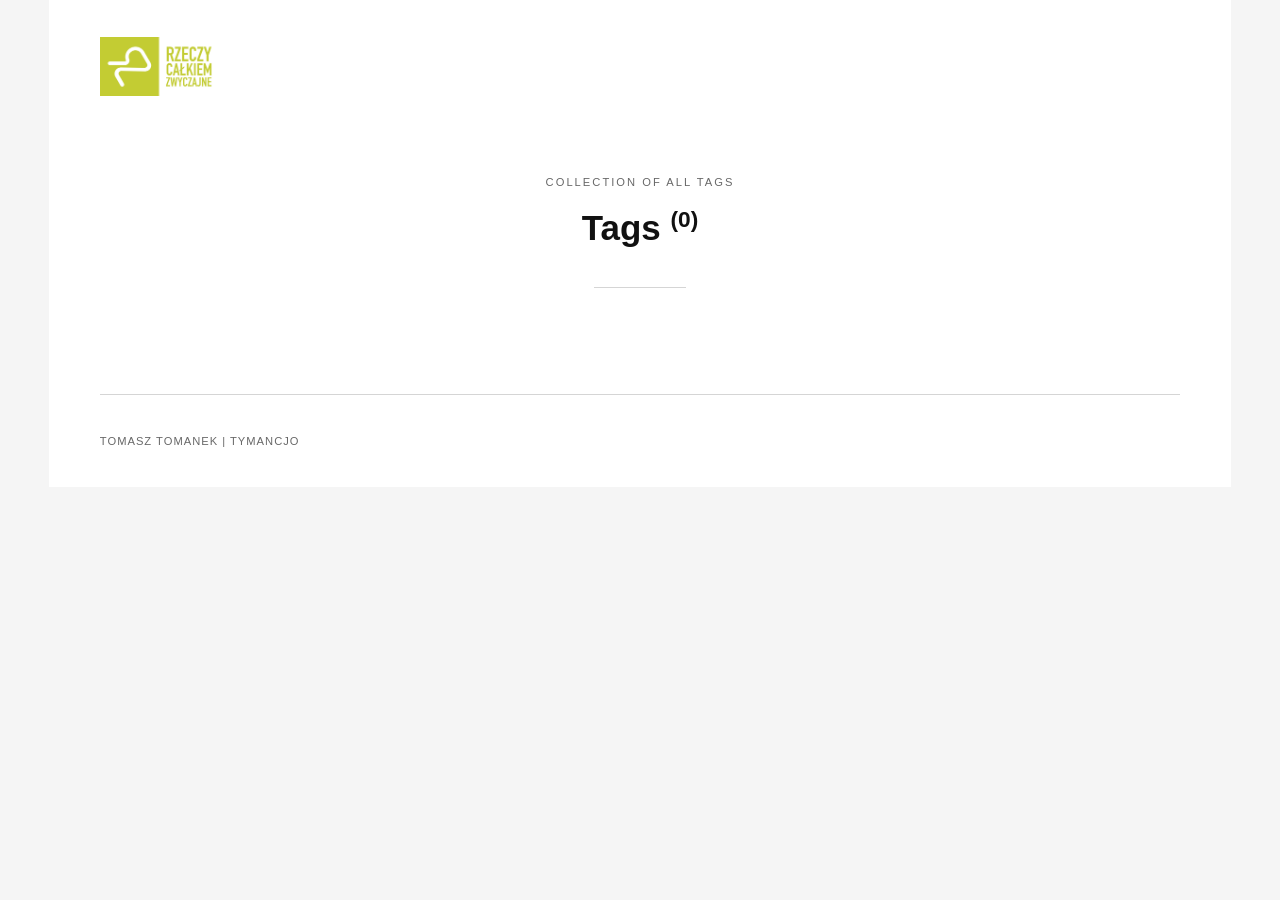
<file: tags/index.html>
<!DOCTYPE html><html lang="pl"><head><meta charset="utf-8"><meta http-equiv="X-UA-Compatible" content="IE=edge"><meta name="viewport" content="width=device-width,initial-scale=1"><title>All tags - Rzeczy Całkiem Zwyczajne</title><meta name="robots" content="noindex, follow"><meta name="generator" content="Publii Open-Source CMS for Static Site"><link rel="alternate" type="application/atom+xml" href="https://tymancjo.github.io/RCZ/feed.xml" title="Rzeczy Całkiem Zwyczajne - RSS"><link rel="alternate" type="application/json" href="https://tymancjo.github.io/RCZ/feed.json" title="Rzeczy Całkiem Zwyczajne - JSON"><meta property="og:title" content="Rzeczy Całkiem Zwyczajne"><meta property="og:image" content="https://tymancjo.github.io/RCZ/media/website/Artboard1.jpg"><meta property="og:image:width" content="1000"><meta property="og:image:height" content="500"><meta property="og:site_name" content="Rzeczy Całkiem Zwyczajne"><meta property="og:description" content=""><meta property="og:url" content="https://tymancjo.github.io/RCZ/tags/"><meta property="og:type" content="website"><link rel="stylesheet" href="https://tymancjo.github.io/RCZ/assets/css/style.css?v&#x3D;2d6914cd3a4c20cd7729bf70827ae8f3"><script type="application/ld+json">{"@context":"http://schema.org","@type":"Organization","name":"Rzeczy Całkiem Zwyczajne","logo":"https://tymancjo.github.io/RCZ/media/website/Artboard1.jpg","url":"https://tymancjo.github.io/RCZ/","sameAs":["https://www.facebook.com/tomasz.tomanek","https://www.instagram.com/tomasz.tomanek/","https://www.youtube.com/@Tomek.o.zegarkach"]}</script><noscript><style>img[loading] {
                    opacity: 1;
                }</style></noscript></head><body class="tags-template"><div class="container"><header class="header" id="js-header"><a href="https://tymancjo.github.io/RCZ/" class="logo"><img src="https://tymancjo.github.io/RCZ/media/website/Artboard1.jpg" alt="Rzeczy Całkiem Zwyczajne" width="1000" height="500"></a></header><main class="page page--tags"><section class="hero wrapper"><p>Collection of all tags</p><h1>Tags <sup>(0)</sup></h1></section><ul class="l-col l-col--3"></ul></main><footer class="footer"><div class="footer__copyright">Tomasz Tomanek | TymancjO</div><div class="footer__social"><a href="https://www.facebook.com/tomasz.tomanek" class="facebook" aria-label="Facebook"><svg class="icon"><use xlink:href="https://tymancjo.github.io/RCZ/assets/svg/svg-map.svg#facebook"/></svg> </a><a href="https://www.instagram.com/tomasz.tomanek/" class="instagram" aria-label="Instagram"><svg class="icon"><use xlink:href="https://tymancjo.github.io/RCZ/assets/svg/svg-map.svg#instagram"/></svg> </a><a href="https://www.youtube.com/@Tomek.o.zegarkach" class="youtube" aria-label="Youtube"><svg class="icon"><use xlink:href="https://tymancjo.github.io/RCZ/assets/svg/svg-map.svg#youtube"/></svg></a></div></footer></div><script defer="defer" src="https://tymancjo.github.io/RCZ/assets/js/scripts.min.js?v&#x3D;1762f7ab131e33a4eb8fb224822de245"></script><script>window.publiiThemeMenuConfig={mobileMenuMode:'sidebar',animationSpeed:300,submenuWidth: 'auto',doubleClickTime:500,mobileMenuExpandableSubmenus:true,relatedContainerForOverlayMenuSelector:'.navbar'};</script><script defer="defer" src="https://tymancjo.github.io/RCZ/assets/js/isotope.pkgd.min.js?v&#x3D;2afcff647ed260006faa71c8e779e8d4"></script><script>window.addEventListener("DOMContentLoaded",function(){var j=new Isotope(".l-col",{itemSelector:".c-card",percentPosition:true,layoutMode:"masonry",transitionDuration:"0.6s",masonry:{columnWidth:".c-card"}});var g=document.querySelector(".filter__button-group");if(g){g.addEventListener("click",function(i){if(!matchesSelector(i.target,"button")){return}var k=i.target.getAttribute("data-filter");j.arrange({filter:k})});var b=document.querySelectorAll(".filter__button-group");for(var c=0,e=b.length;c<e;c++){var d=b[c];h(d)}function h(i){i.addEventListener("click",function(k){if(!matchesSelector(k.target,"button")){return}var m=i.querySelector(".is-active");if(m){m.classList.remove("is-active");m.setAttribute("aria-pressed","false")}k.target.classList.add("is-active");k.target.setAttribute("aria-pressed","true")})}}var a=document.querySelector(".l-col");var f=document.querySelectorAll(".c-card");a.classList.add("is-visible");j.revealItemElements(f)});</script><script>/*<![CDATA[*/var images=document.querySelectorAll("img[loading]");for(var i=0;i<images.length;i++){if(images[i].complete){images[i].classList.add("is-loaded")}else{images[i].addEventListener("load",function(){this.classList.add("is-loaded")},false)}};/*]]>*/</script></body></html>
</file>
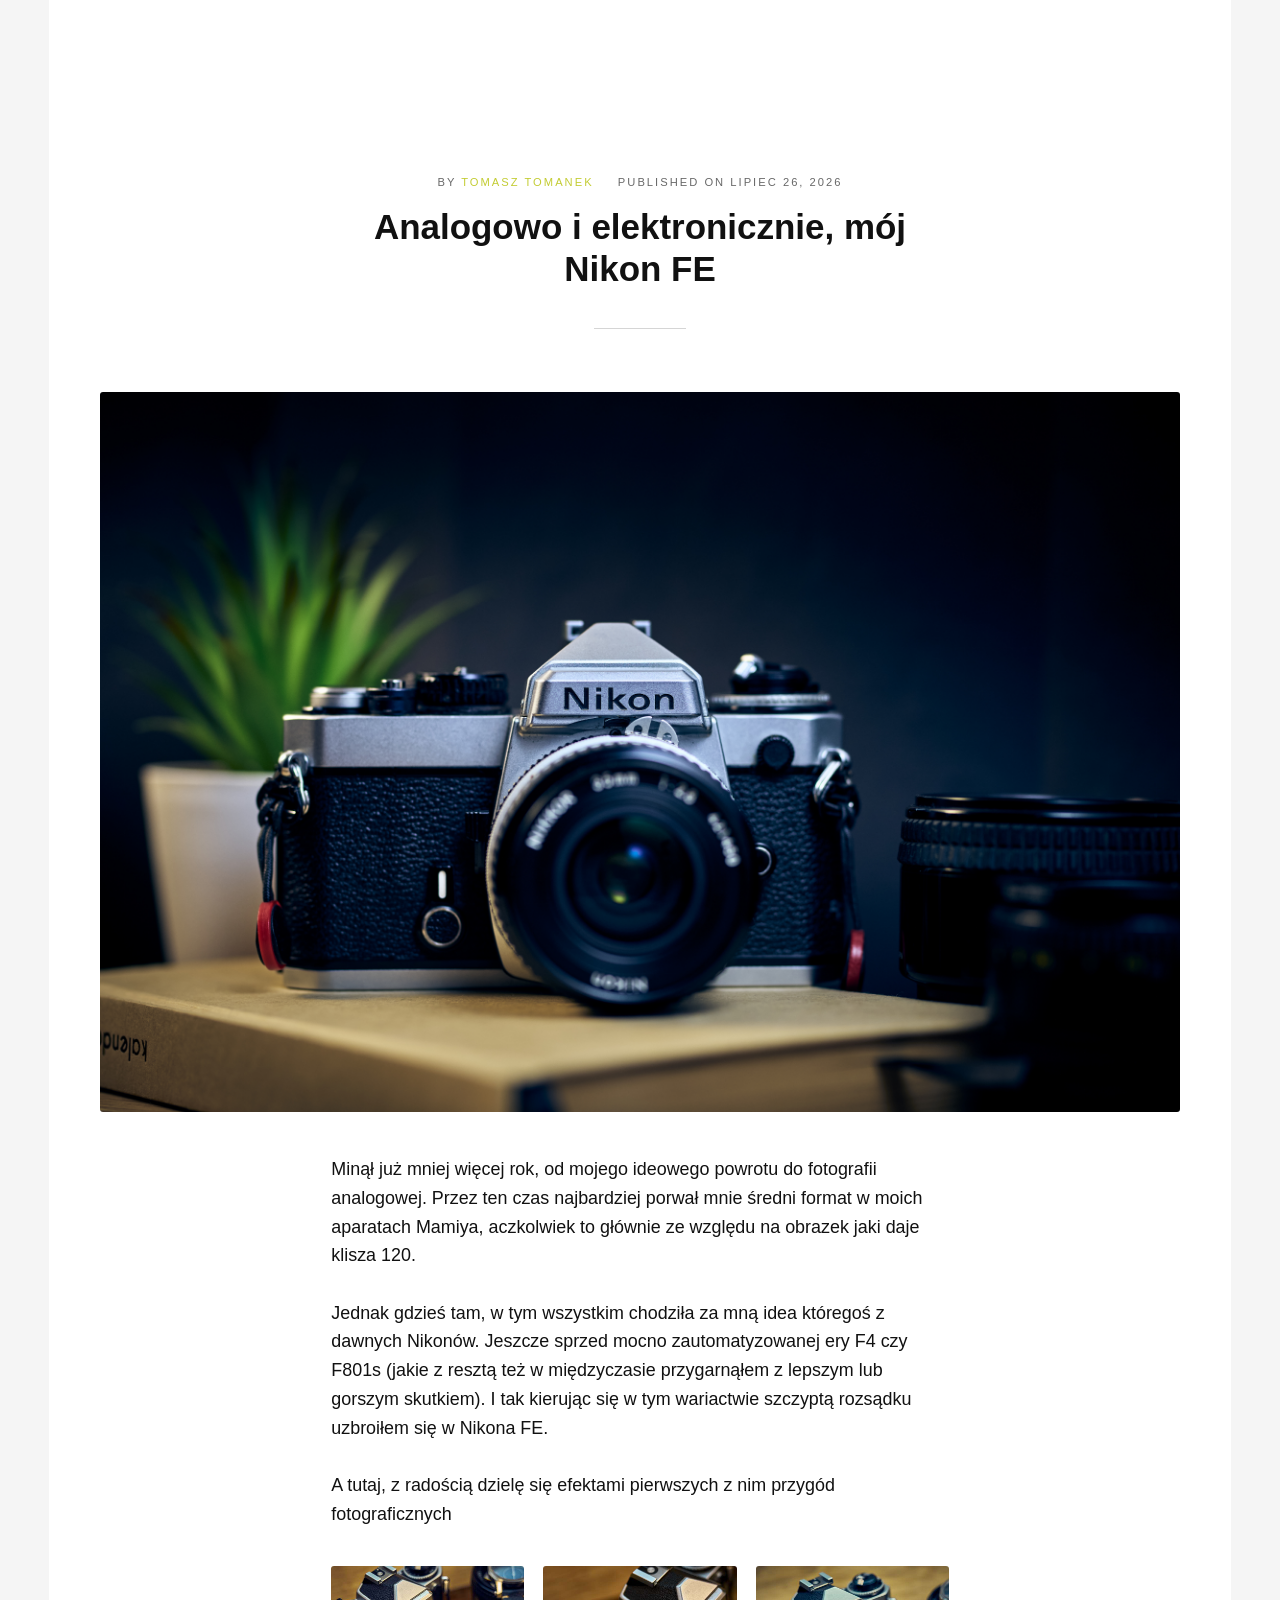
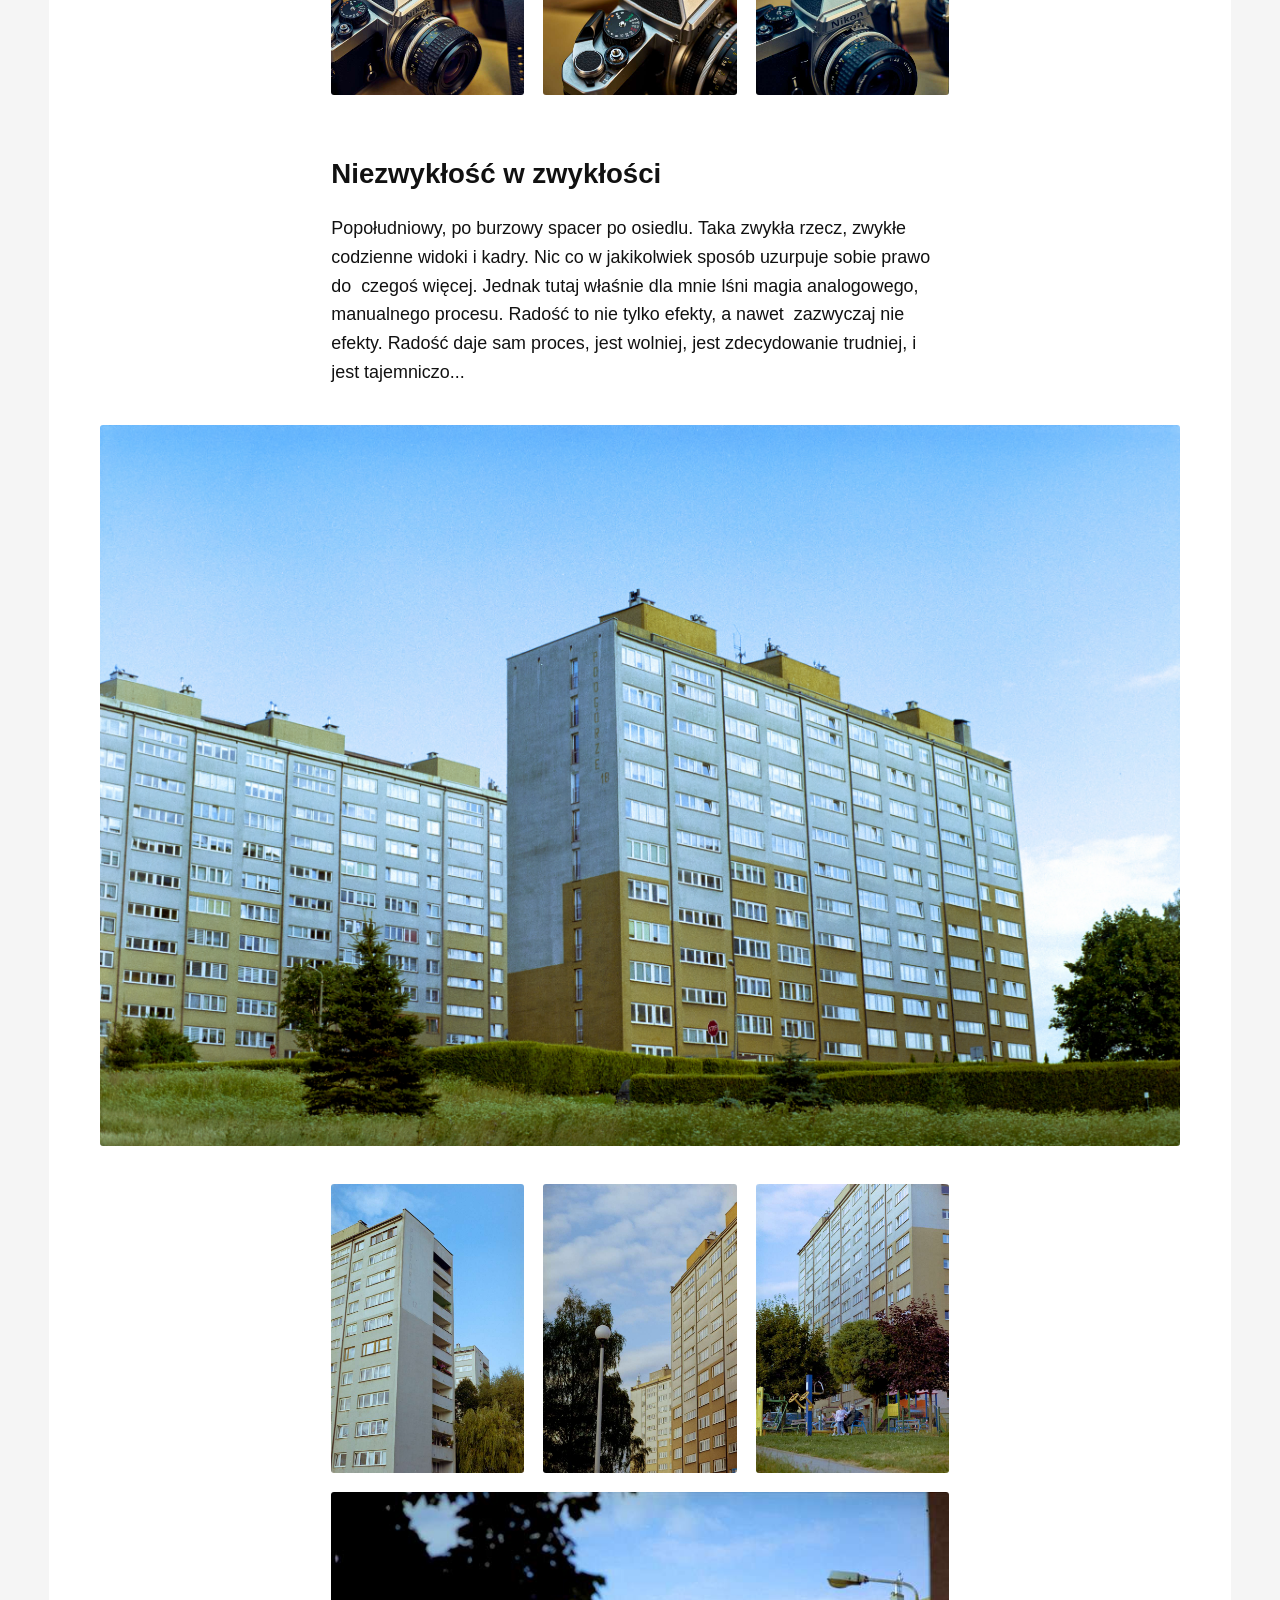
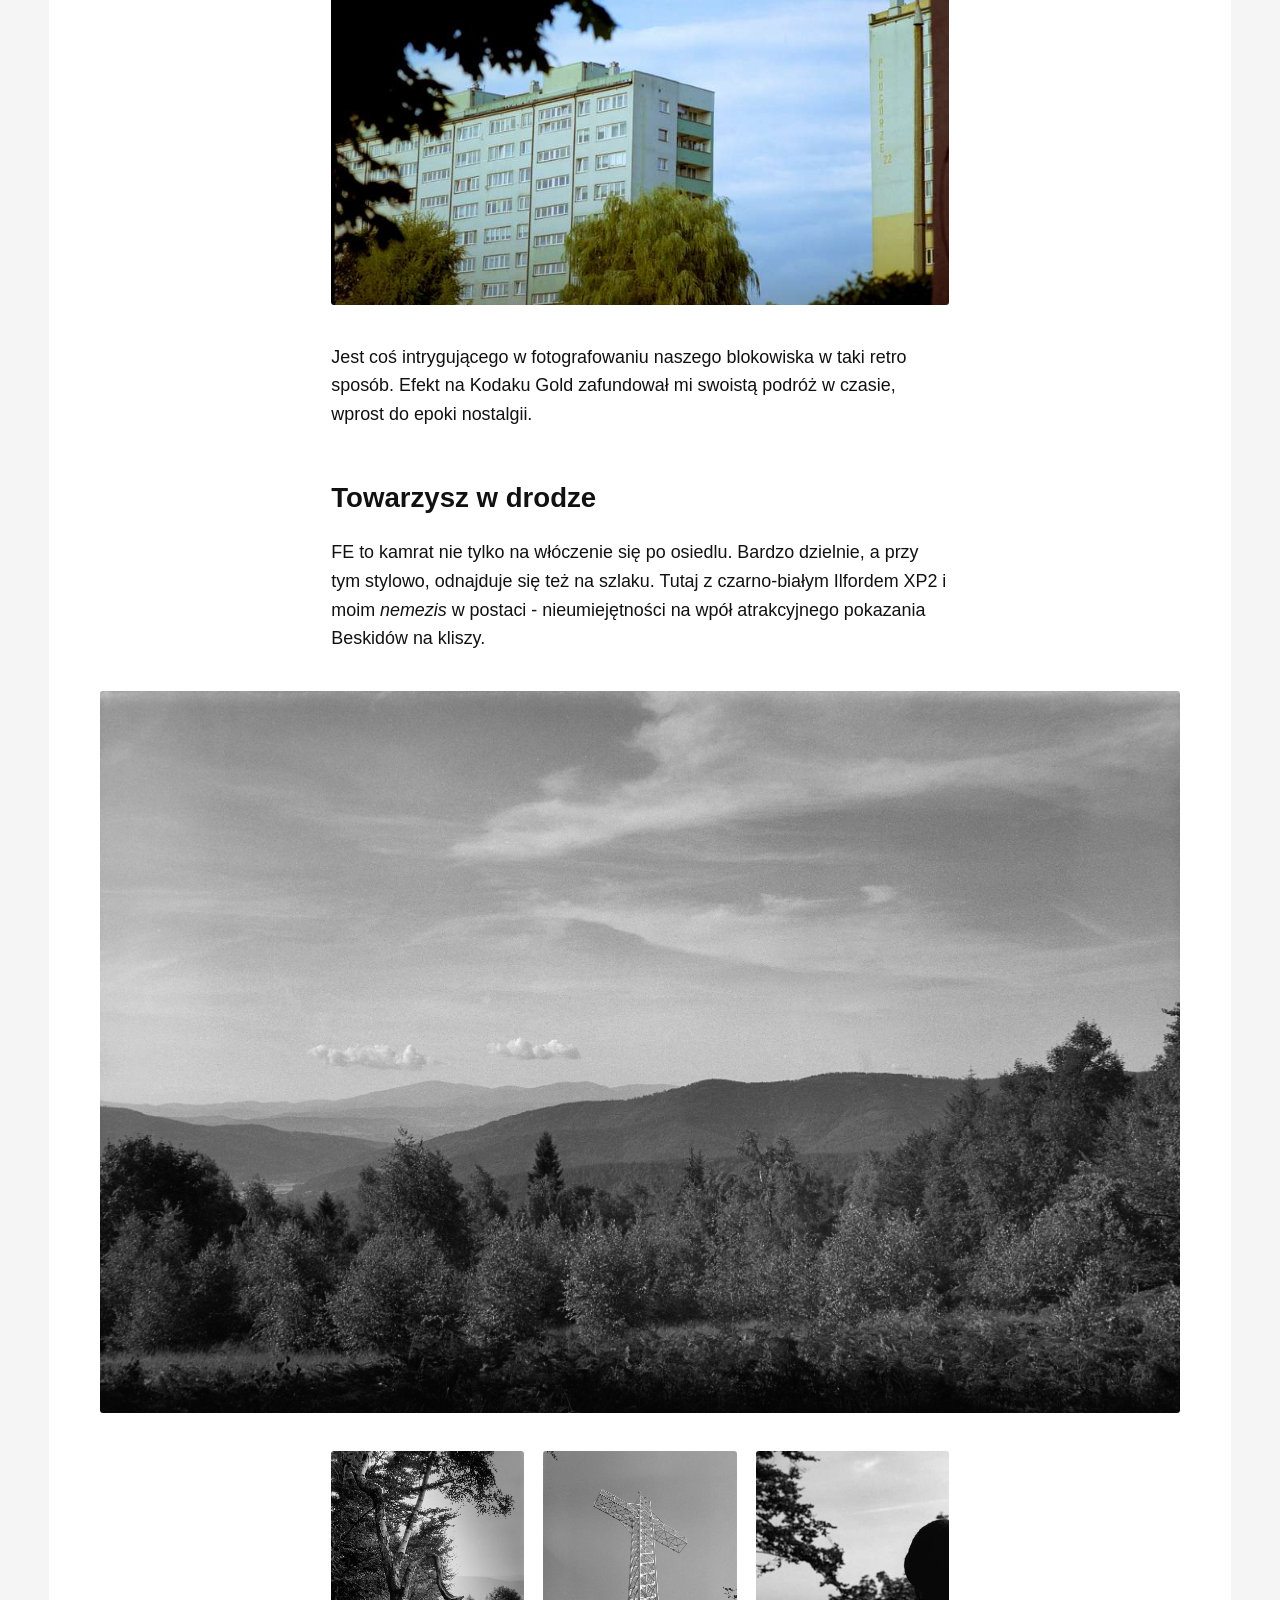
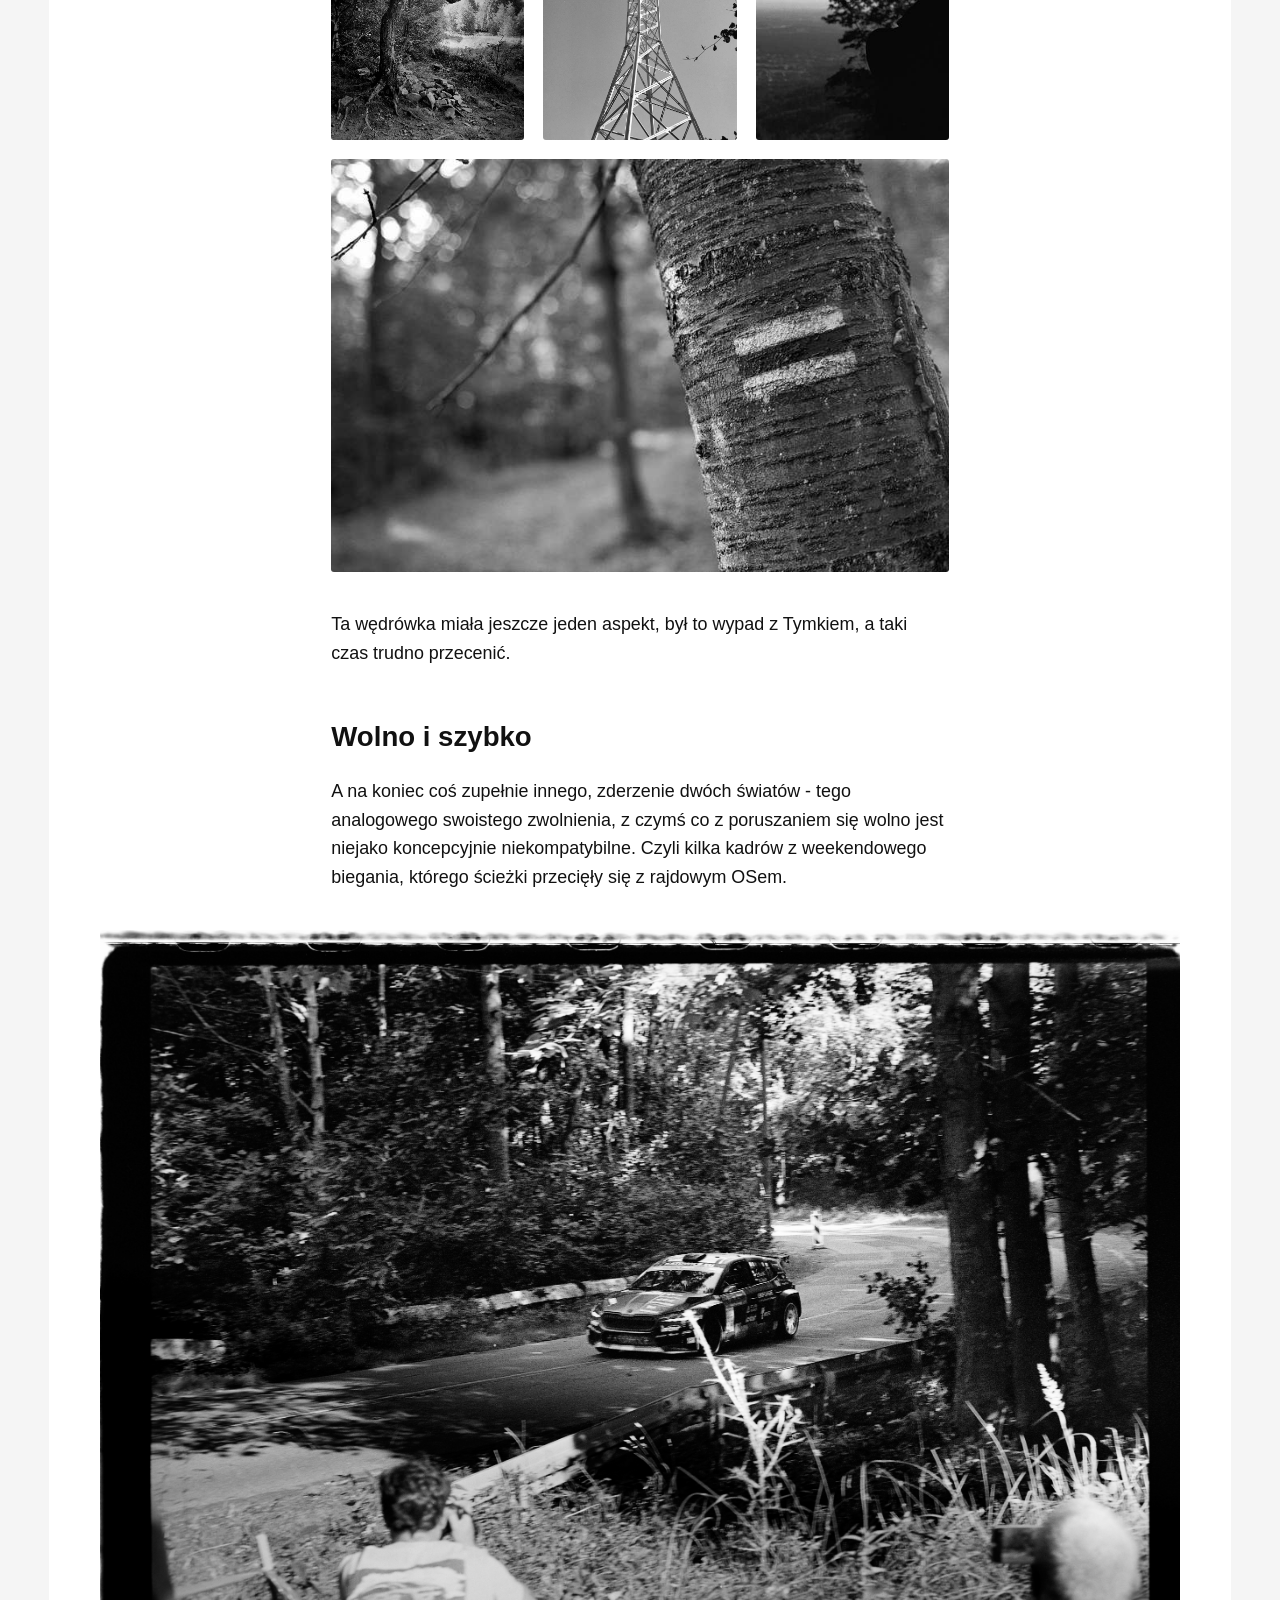
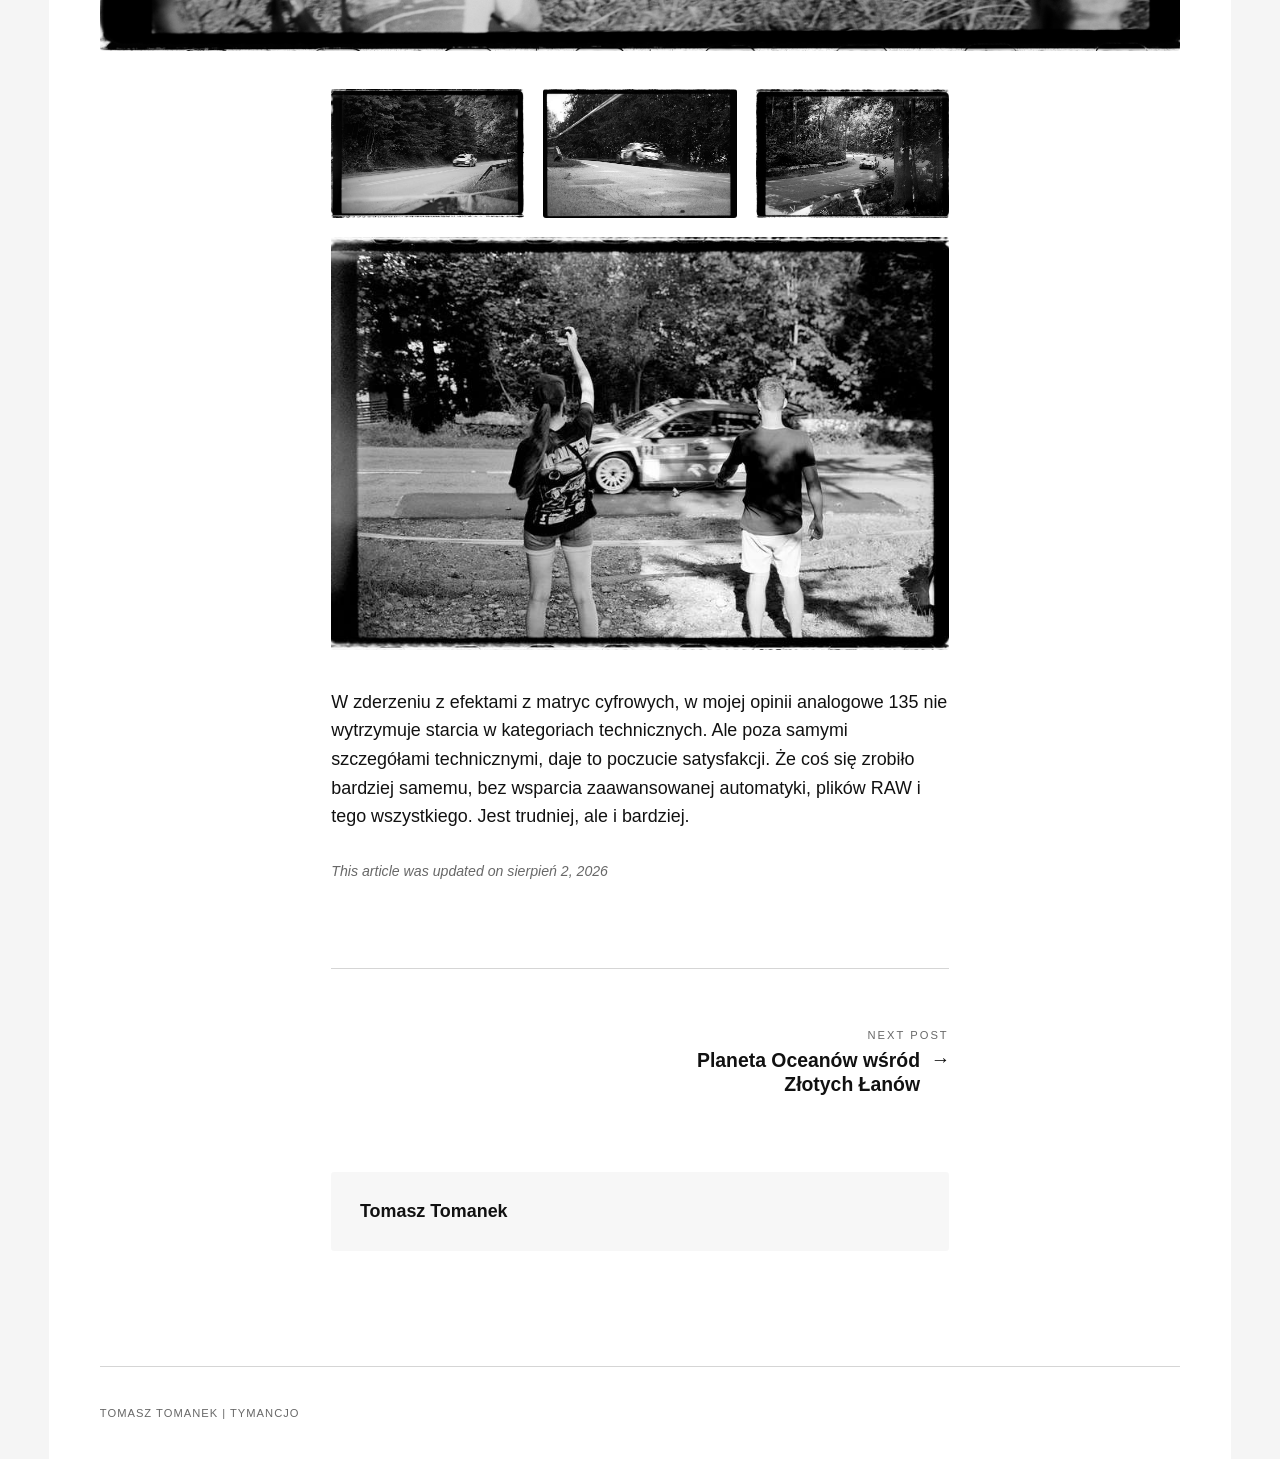
<file: analogowo-i-elektronicznie-moj-nikon-fe.html>
<!DOCTYPE html><html lang="pl"><head><meta charset="utf-8"><meta http-equiv="X-UA-Compatible" content="IE=edge"><meta name="viewport" content="width=device-width,initial-scale=1"><title>Analogowo i elektronicznie, mój Nikon FE - Rzeczy Całkiem Zwyczajne</title><meta name="description" content="Minął już mniej więcej rok, od mojego ideowego powrotu do fotografii analogowej."><meta name="generator" content="Publii Open-Source CMS for Static Site"><link rel="canonical" href="https://tymancjo.github.io/RCZ/analogowo-i-elektronicznie-moj-nikon-fe.html"><link rel="alternate" type="application/atom+xml" href="https://tymancjo.github.io/RCZ/feed.xml" title="Rzeczy Całkiem Zwyczajne - RSS"><link rel="alternate" type="application/json" href="https://tymancjo.github.io/RCZ/feed.json" title="Rzeczy Całkiem Zwyczajne - JSON"><meta property="og:title" content="Analogowo i elektronicznie, mój Nikon FE"><meta property="og:image" content="https://tymancjo.github.io/RCZ/media/posts/2/21-07-26__DSC5506_Zielony.jpg"><meta property="og:image:width" content="4500"><meta property="og:image:height" content="3003"><meta property="og:site_name" content="Rzeczy Całkiem Zwyczajne"><meta property="og:description" content="Minął już mniej więcej rok, od mojego ideowego powrotu do fotografii analogowej."><meta property="og:url" content="https://tymancjo.github.io/RCZ/analogowo-i-elektronicznie-moj-nikon-fe.html"><meta property="og:type" content="article"><link rel="stylesheet" href="https://tymancjo.github.io/RCZ/assets/css/style.css?v&#x3D;2d6914cd3a4c20cd7729bf70827ae8f3"><script type="application/ld+json">{"@context":"http://schema.org","@type":"Article","mainEntityOfPage":{"@type":"WebPage","@id":"https://tymancjo.github.io/RCZ/analogowo-i-elektronicznie-moj-nikon-fe.html"},"headline":"Analogowo i elektronicznie, mój Nikon FE","datePublished":"2026-07-26T14:53+02:00","dateModified":"2026-08-02T16:19+02:00","image":{"@type":"ImageObject","url":"https://tymancjo.github.io/RCZ/media/posts/2/21-07-26__DSC5506_Zielony.jpg","height":3003,"width":4500},"description":"Minął już mniej więcej rok, od mojego ideowego powrotu do fotografii analogowej.","author":{"@type":"Person","name":"Tomasz Tomanek","url":"https://tymancjo.github.io/RCZ/authors/tomasz-tomanek/"},"publisher":{"@type":"Organization","name":"Tomasz Tomanek","logo":{"@type":"ImageObject","url":"https://tymancjo.github.io/RCZ/media/website/Artboard1.jpg","height":500,"width":1000}}}</script><noscript><style>img[loading] {
                    opacity: 1;
                }</style></noscript><link rel="stylesheet" href="https://tymancjo.github.io/RCZ/media/plugins/coreLightboxGallery/photoswipe.min.css"><style>:root {
		       	 --pswp-bg: #FFFFFF;
					 --pswp-placeholder-bg: rgba(38, 40, 44, 1);
					 --pswp-ui-bg: rgba(195,204,51,0.5);
                --pswp-ui-color: #ffffff;
                --pswp-icon-stroke-width: 1.5;
                --pswp-icon-size: 24px;
            }

				.pswp--zoomed-in .pswp__zoom-icn-bar-v {
					display: none;
				}</style></head><body class="post-template"><div class="container"><header class="header" id="js-header"><a href="https://tymancjo.github.io/RCZ/" class="logo"><img src="https://tymancjo.github.io/RCZ/media/website/Artboard1.jpg" alt="Rzeczy Całkiem Zwyczajne" width="1000" height="500"></a></header><main class="post"><article class="content wrapper"><header class="hero"><p class="content__meta">By <a href="https://tymancjo.github.io/RCZ/authors/tomasz-tomanek/" rel="author" title="Tomasz Tomanek">Tomasz Tomanek</a> Published on <time datetime="2026-07-26T14:53">lipiec 26, 2026</time></p><h1 class="content__title">Analogowo i elektronicznie, mój Nikon FE</h1></header><figure class="content__featured-image post__image--wide"><img src="https://tymancjo.github.io/RCZ/media/posts/2/21-07-26__DSC5506_Zielony.jpg" loading="eager" height="3003" width="4500" alt=""></figure><div class="content__entry"><p>Minął już mniej więcej rok, od mojego ideowego powrotu do fotografii analogowej. Przez ten czas najbardziej porwał mnie średni format w moich aparatach Mamiya, aczkolwiek to głównie ze względu na obrazek jaki daje klisza 120.</p><p>Jednak gdzieś tam, w tym wszystkim chodziła za mną idea któregoś z dawnych Nikonów. Jeszcze sprzed mocno zautomatyzowanej ery F4 czy F801s (jakie z resztą też w międzyczasie przygarnąłem z lepszym lub gorszym skutkiem). I tak kierując się w tym wariactwie szczyptą rozsądku uzbroiłem się w Nikona FE.</p><p>A tutaj, z radością dzielę się efektami pierwszych z nim przygód fotograficznych</p><div class="gallery-wrapper"><div class="gallery" data-is-empty="false" data-translation="Add images" data-columns="3"><figure class="gallery__item"><a href="https://tymancjo.github.io/RCZ/media/posts/2/gallery/21-07-26__DSC5466_Zielony.jpg" data-pswp-width="4500" data-pswp-height="3003"><img loading="lazy" src="https://tymancjo.github.io/RCZ/media/posts/2/gallery/21-07-26__DSC5466_Zielony-thumbnail.jpg" alt="" width="768" height="512"></a></figure><figure class="gallery__item"><a href="https://tymancjo.github.io/RCZ/media/posts/2/gallery/21-07-26__DSC5468_Zielony.jpg" data-pswp-width="4500" data-pswp-height="3003"><img loading="lazy" src="https://tymancjo.github.io/RCZ/media/posts/2/gallery/21-07-26__DSC5468_Zielony-thumbnail.jpg" alt="" width="768" height="512"></a></figure><figure class="gallery__item"><a href="https://tymancjo.github.io/RCZ/media/posts/2/gallery/21-07-26__DSC5460_Zielony.jpg" data-pswp-width="4500" data-pswp-height="3003"><img loading="lazy" src="https://tymancjo.github.io/RCZ/media/posts/2/gallery/21-07-26__DSC5460_Zielony-thumbnail.jpg" alt="" width="768" height="512"></a></figure></div></div><h2>Niezwykłość w zwykłości</h2><p>Popołudniowy, po burzowy spacer po osiedlu. Taka zwykła rzecz, zwykłe codzienne widoki i kadry. Nic co w jakikolwiek sposób uzurpuje sobie prawo do  czegoś więcej. Jednak tutaj właśnie dla mnie lśni magia analogowego, manualnego procesu. Radość to nie tylko efekty, a nawet  zazwyczaj nie efekty. Radość daje sam proces, jest wolniej, jest zdecydowanie trudniej, i jest tajemniczo...</p><figure class="post__image post__image--wide"><img loading="lazy" src="https://tymancjo.github.io/RCZ/media/posts/2/2026-07-29_FE_GOLD_R02_24.jpg" alt="" width="2996" height="2000"></figure><div class="gallery-wrapper"><div class="gallery" data-is-empty="false" data-translation="Add images" data-columns="3"><figure class="gallery__item"><a href="https://tymancjo.github.io/RCZ/media/posts/2/gallery/2026-07-29_FE_GOLD_R02_25.jpg" data-pswp-width="3034" data-pswp-height="4545"><img loading="lazy" src="https://tymancjo.github.io/RCZ/media/posts/2/gallery/2026-07-29_FE_GOLD_R02_25-thumbnail.jpg" alt="" width="768" height="1150"></a></figure><figure class="gallery__item"><a href="https://tymancjo.github.io/RCZ/media/posts/2/gallery/2026-07-29_FE_GOLD_R02_28.jpg" data-pswp-width="3040" data-pswp-height="4554"><img loading="lazy" src="https://tymancjo.github.io/RCZ/media/posts/2/gallery/2026-07-29_FE_GOLD_R02_28-thumbnail.jpg" alt="" width="768" height="1150"></a></figure><figure class="gallery__item"><a href="https://tymancjo.github.io/RCZ/media/posts/2/gallery/2026-07-29_FE_GOLD_R02_29.jpg" data-pswp-width="3065" data-pswp-height="4591"><img loading="lazy" src="https://tymancjo.github.io/RCZ/media/posts/2/gallery/2026-07-29_FE_GOLD_R02_29-thumbnail.jpg" alt="" width="768" height="1150"></a></figure><figure class="gallery__item"><a href="https://tymancjo.github.io/RCZ/media/posts/2/gallery/2026-07-29_FE_GOLD_R02_27.jpg" data-pswp-width="4611" data-pswp-height="3078"><img loading="lazy" src="https://tymancjo.github.io/RCZ/media/posts/2/gallery/2026-07-29_FE_GOLD_R02_27-thumbnail.jpg" alt="" width="768" height="513"></a></figure></div></div><p>Jest coś intrygującego w fotografowaniu naszego blokowiska w taki retro sposób. Efekt na Kodaku Gold zafundował mi swoistą podróż w czasie, wprost do epoki nostalgii.</p><h2>Towarzysz w drodze</h2><p>FE to kamrat nie tylko na włóczenie się po osiedlu. Bardzo dzielnie, a przy tym stylowo, odnajduje się też na szlaku. Tutaj z czarno-białym Ilfordem XP2 i moim <em>nemezis</em> w postaci - nieumiejętności na wpół atrakcyjnego pokazania Beskidów na kliszy.</p><figure class="post__image post__image--wide"><img loading="lazy" src="https://tymancjo.github.io/RCZ/media/posts/2/2026-07-29_FE_XP2_R01_9.jpg" alt="" width="2995" height="2000"></figure><div class="gallery-wrapper"><div class="gallery" data-is-empty="false" data-translation="Add images" data-columns="3"><figure class="gallery__item"><a href="https://tymancjo.github.io/RCZ/media/posts/2/gallery/2026-07-29_FE_XP2_R01_8.jpg" data-pswp-width="3021" data-pswp-height="4526"><img loading="lazy" src="https://tymancjo.github.io/RCZ/media/posts/2/gallery/2026-07-29_FE_XP2_R01_8-thumbnail.jpg" alt="" width="768" height="1151"></a></figure><figure class="gallery__item"><a href="https://tymancjo.github.io/RCZ/media/posts/2/gallery/2026-07-29_FE_XP2_R01_10.jpg" data-pswp-width="2957" data-pswp-height="4429"><img loading="lazy" src="https://tymancjo.github.io/RCZ/media/posts/2/gallery/2026-07-29_FE_XP2_R01_10-thumbnail.jpg" alt="" width="768" height="1150"></a></figure><figure class="gallery__item"><a href="https://tymancjo.github.io/RCZ/media/posts/2/gallery/2026-07-29_FE_XP2_R01_4.jpg" data-pswp-width="4388" data-pswp-height="2929"><img loading="lazy" src="https://tymancjo.github.io/RCZ/media/posts/2/gallery/2026-07-29_FE_XP2_R01_4-thumbnail.jpg" alt="" width="768" height="512"></a></figure><figure class="gallery__item"><a href="https://tymancjo.github.io/RCZ/media/posts/2/gallery/2026-07-29_FE_XP2_R01_2.jpg" data-pswp-width="4468" data-pswp-height="2983"><img loading="lazy" src="https://tymancjo.github.io/RCZ/media/posts/2/gallery/2026-07-29_FE_XP2_R01_2-thumbnail.jpg" alt="" width="768" height="513"></a></figure></div></div><p>Ta wędrówka miała jeszcze jeden aspekt, był to wypad z Tymkiem, a taki czas trudno przecenić. </p><h2>Wolno i szybko</h2><p>A na koniec coś zupełnie innego, zderzenie dwóch światów - tego analogowego swoistego zwolnienia, z czymś co z poruszaniem się wolno jest niejako koncepcyjnie niekompatybilne. Czyli kilka kadrów z weekendowego biegania, którego ścieżki przecięły się z rajdowym OSem.</p><figure class="post__image post__image--wide"><img loading="lazy" src="https://tymancjo.github.io/RCZ/media/posts/2/2026-07-29_FE_XP2_R01_17.jpg" alt="" width="2996" height="2000"></figure><div class="gallery-wrapper"><div class="gallery" data-is-empty="false" data-translation="Add images" data-columns="3"><figure class="gallery__item"><a href="https://tymancjo.github.io/RCZ/media/posts/2/gallery/2026-07-29_FE_XP2_R01_14.jpg" data-pswp-width="4985" data-pswp-height="3328"><img loading="lazy" src="https://tymancjo.github.io/RCZ/media/posts/2/gallery/2026-07-29_FE_XP2_R01_14-thumbnail.jpg" alt="" width="768" height="513"></a></figure><figure class="gallery__item"><a href="https://tymancjo.github.io/RCZ/media/posts/2/gallery/2026-07-29_FE_XP2_R01_15.jpg" data-pswp-width="4821" data-pswp-height="3218"><img loading="lazy" src="https://tymancjo.github.io/RCZ/media/posts/2/gallery/2026-07-29_FE_XP2_R01_15-thumbnail.jpg" alt="" width="768" height="513"></a></figure><figure class="gallery__item"><a href="https://tymancjo.github.io/RCZ/media/posts/2/gallery/2026-07-29_FE_XP2_R01_18.jpg" data-pswp-width="4965" data-pswp-height="3314"><img loading="lazy" src="https://tymancjo.github.io/RCZ/media/posts/2/gallery/2026-07-29_FE_XP2_R01_18-thumbnail.jpg" alt="" width="768" height="513"></a></figure><figure class="gallery__item"><a href="https://tymancjo.github.io/RCZ/media/posts/2/gallery/2026-07-29_FE_XP2_R01_19.jpg" data-pswp-width="4905" data-pswp-height="3274"><img loading="lazy" src="https://tymancjo.github.io/RCZ/media/posts/2/gallery/2026-07-29_FE_XP2_R01_19-thumbnail.jpg" alt="" width="768" height="513"></a></figure></div></div><p>W zderzeniu z efektami z matryc cyfrowych, w mojej opinii analogowe 135 nie wytrzymuje starcia w kategoriach technicznych. Ale poza samymi szczegółami technicznymi, daje to poczucie satysfakcji. Że coś się zrobiło bardziej samemu, bez wsparcia zaawansowanej automatyki, plików RAW i tego wszystkiego. Jest trudniej, ale i bardziej.</p></div><footer class="content__footer"><div class="content__last-updated">This article was updated on sierpień 2, 2026</div><div class="content__footer__col"><div class="content__share"></div></div><nav class="content__nav"><div class="content__nav__next">Next Post<h5><a href="https://tymancjo.github.io/RCZ/planeta-oceanow-wsrod-zlotych-lanow.html" class="invert" rel="next">Planeta Oceanów wśród Złotych Łanów</a></h5></div></nav><div class="content__bio"><div><h3><a href="https://tymancjo.github.io/RCZ/authors/tomasz-tomanek/" class="invert" title="Tomasz Tomanek">Tomasz Tomanek</a></h3></div></div></footer></article></main><footer class="footer"><div class="footer__copyright">Tomasz Tomanek | TymancjO</div><div class="footer__social"><a href="https://www.facebook.com/tomasz.tomanek" class="facebook" aria-label="Facebook"><svg class="icon"><use xlink:href="https://tymancjo.github.io/RCZ/assets/svg/svg-map.svg#facebook"/></svg> </a><a href="https://www.instagram.com/tomasz.tomanek/" class="instagram" aria-label="Instagram"><svg class="icon"><use xlink:href="https://tymancjo.github.io/RCZ/assets/svg/svg-map.svg#instagram"/></svg> </a><a href="https://www.youtube.com/@Tomek.o.zegarkach" class="youtube" aria-label="Youtube"><svg class="icon"><use xlink:href="https://tymancjo.github.io/RCZ/assets/svg/svg-map.svg#youtube"/></svg></a></div></footer></div><script defer="defer" src="https://tymancjo.github.io/RCZ/assets/js/scripts.min.js?v&#x3D;1762f7ab131e33a4eb8fb224822de245"></script><script>window.publiiThemeMenuConfig={mobileMenuMode:'sidebar',animationSpeed:300,submenuWidth: 'auto',doubleClickTime:500,mobileMenuExpandableSubmenus:true,relatedContainerForOverlayMenuSelector:'.navbar'};</script><script>/*<![CDATA[*/var images=document.querySelectorAll("img[loading]");for(var i=0;i<images.length;i++){if(images[i].complete){images[i].classList.add("is-loaded")}else{images[i].addEventListener("load",function(){this.classList.add("is-loaded")},false)}};/*]]>*/</script><script type="module">import PhotoSwipeLightbox from "https://tymancjo.github.io/RCZ/media/plugins/coreLightboxGallery/photoswipe-lightbox.esm.min.js";
				 const galleries = document.querySelectorAll('.gallery');
				 galleries.forEach(gallery => {
					  const lightboxOptions = {"children":"figure","mainClass":"pswp--custom-bg","showHideAnimationType":"zoom","showAnimationDuration":333,"hideAnimationDuration":333,"easing":"cubic-bezier(.4,0,.22,1)","initialZoomLevel":"fit","secondaryZoomLevel":"fill","imageClickAction":"zoom-or-close","spacing":0.1,"loop":true,"wheelToZoom":false,"escKey":true,"arrowKeys":true,"padding":{"top":0,"bottom":0,"left":0,"right":0},"arrowPrev":true,"arrowNext":true,"close":true,"zoom":true,"counter":true,"preload":[1,2],"bgOpacity":1,"closeTitle":"Close","zoomTitle":"Zoom","arrowPrevTitle":"Previous","arrowNextTitle":"Next","errorMsg":"The image cannot be loaded","indexIndicatorSep":" / ","arrowPrevSVG":"\u003Csvg viewBox=\"0 0 24 24\" stroke=\"currentColor\" stroke-linecap=\"round\" stroke-linejoin=\"round\" fill=\"none\" class=\"pswp__icn\" aria-hidden=\"true\"\u003E\u003Cpath d=\"M21 12L3 12M3 12L11.5 3.5M3 12L11.5 20.5\"\u003E\u003C/path\u003E\u003C/svg\u003E","arrowNextSVG":"\u003Csvg viewBox=\"0 0 24 24\" stroke=\"currentColor\" stroke-linecap=\"round\" stroke-linejoin=\"round\" fill=\"none\" class=\"pswp__icn\" aria-hidden=\"true\"\u003E\u003Cpath d=\"M21 12L3 12M3 12L11.5 3.5M3 12L11.5 20.5\"\u003E\u003C/path\u003E\u003C/svg\u003E","closeSVG":"\u003Csvg viewBox=\"0 0 24 24\" stroke=\"currentColor\" stroke-linecap=\"round\" stroke-linejoin=\"round\" fill=\"none\" class=\"pswp__icn\" aria-hidden=\"true\"\u003E\u003Cpath d=\"M6.75827 17.2426L12.0009 12M17.2435 6.75736L12.0009 12M12.0009 12L6.75827 6.75736M12.0009 12L17.2435 17.2426\"\u003E\u003C/path\u003E\u003C/svg\u003E","zoomSVG":"\u003Csvg viewBox=\"0 0 24 24\" fill=\"none\" stroke=\"currentColor\" stroke-linecap=\"round\" stroke-linejoin=\"round\" class=\"pswp__icn\" aria-hidden=\"true\"\u003E\u003Cpath d=\"M8 11H14\"\u003E\u003C/path\u003E\u003Cpath class=\"pswp__zoom-icn-bar-v\" d=\"M11 8V14\"\u003E\u003C/path\u003E\u003Cpath d=\"M17 17L21 21\"\u003E\u003C/path\u003E\u003Cpath d=\"M3 11C3 15.4183 6.58172 19 11 19C13.213 19 15.2161 18.1015 16.6644 16.6493C18.1077 15.2022 19 13.2053 19 11C19 6.58172 15.4183 3 11 3C6.58172 3 3 6.58172 3 11Z\"\u003E\u003C/path\u003E\u003C/svg\u003E"};
					  lightboxOptions.gallery = gallery;
					  lightboxOptions.pswpModule = () => import("https://tymancjo.github.io/RCZ/media/plugins/coreLightboxGallery/photoswipe.esm.min.js");
					  const lightbox = new PhotoSwipeLightbox(lightboxOptions);
					  
				 lightbox.on('uiRegister', () => {
					  
				 lightbox.pswp.ui.registerElement({
					  name: 'custom-caption',
					  order: 9,
					  isButton: false,
					  appendTo: 'root',
					  html: '',
					  onInit: (el, pswp) => {
							pswp.on('change', () => {
								 const currSlideElement = pswp.currSlide.data.element.closest('figure');
								 let captionHTML = '';
								 if (currSlideElement) {
									  const figCaption = currSlideElement.querySelector('figcaption');
									  if (figCaption) {
											captionHTML = figCaption.innerHTML;
									  } else {
											captionHTML = currSlideElement.querySelector('img')?.getAttribute('alt') || '';
									  }
								 }
								 if (captionHTML.trim()) {
									  el.innerHTML = captionHTML;
									  el.classList.remove('hidden-caption-content'); 
								 } else {
									  el.innerHTML = '';
									  el.classList.add('hidden-caption-content'); 
								 }
							});
					  }
				 });
			
				 });
			
					  
			 lightbox.on('afterInit', () => {
				  const dialog = lightbox.pswp?.element;
				  if (dialog) {
						dialog.setAttribute('aria-modal', 'true');
						dialog.setAttribute('aria-label', "Image gallery");
				  }
			 });
		
					  lightbox.init();
				 });</script></body></html>
</file>
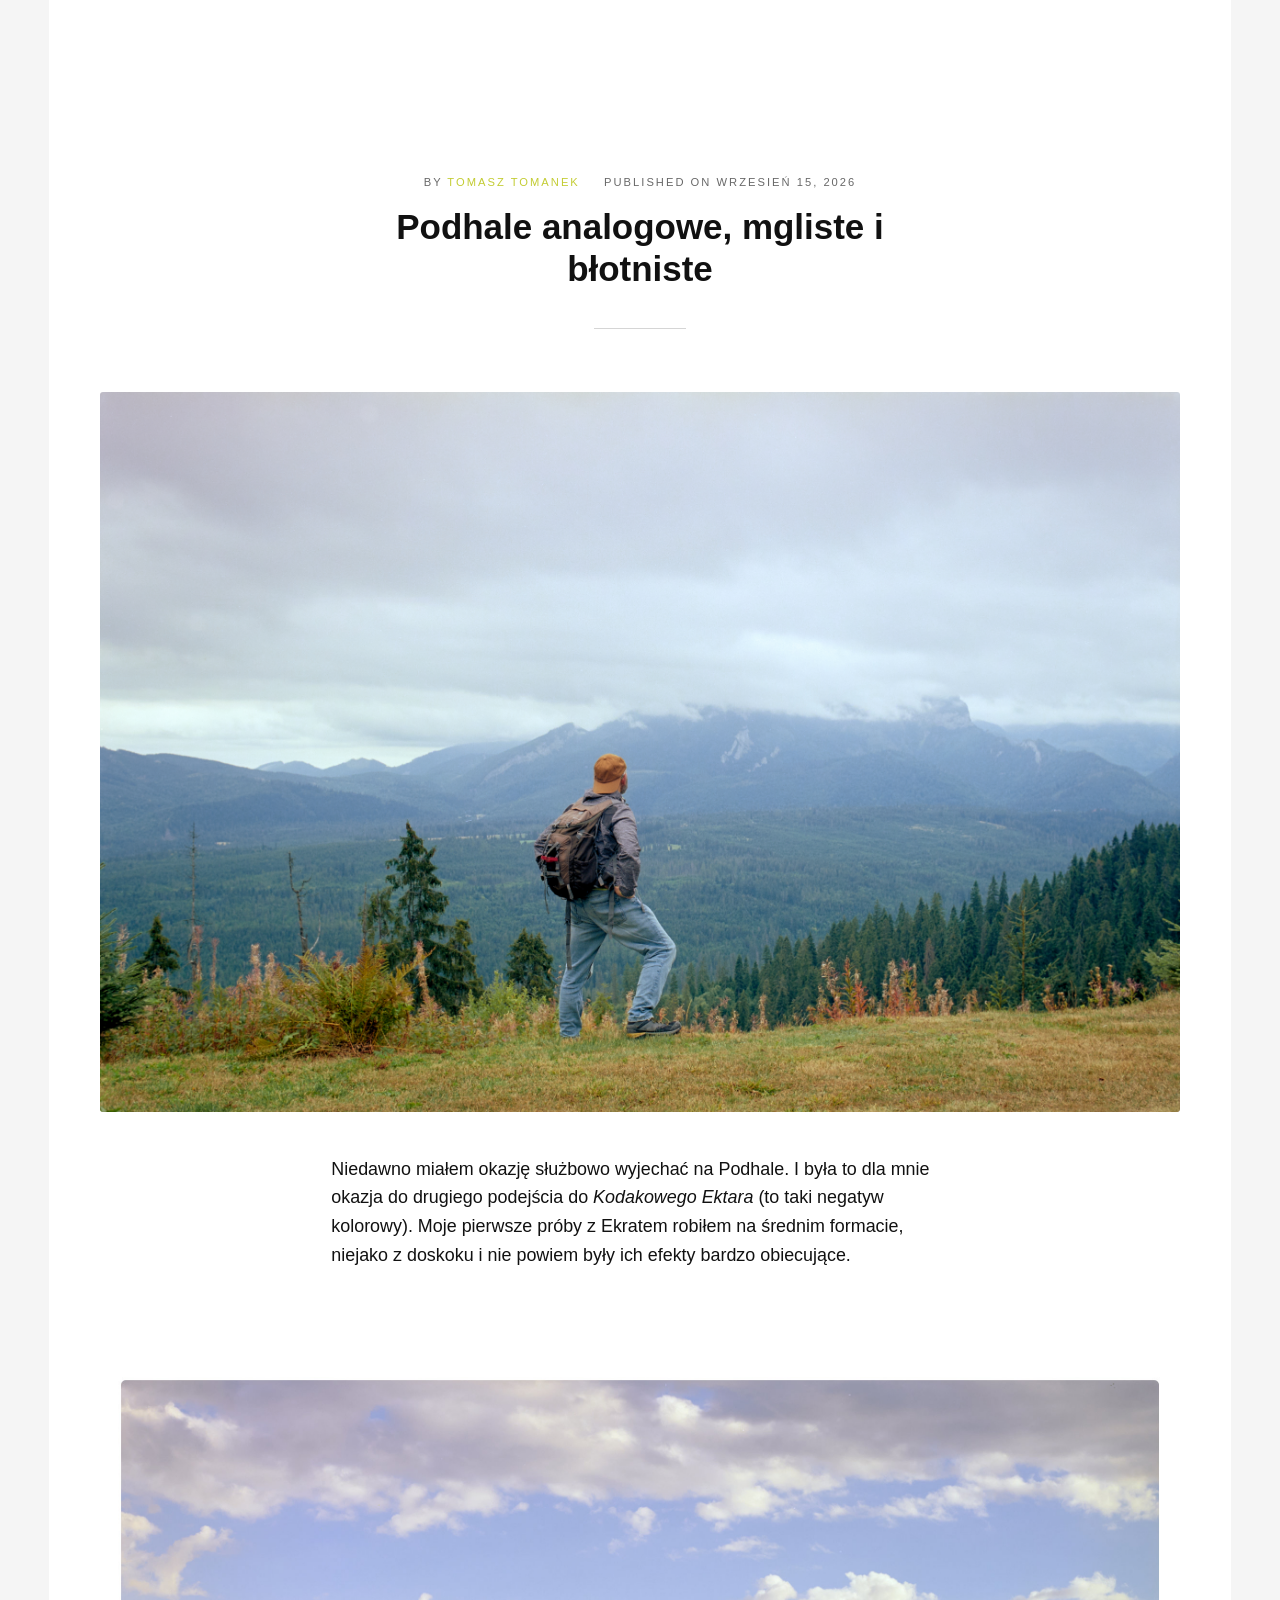
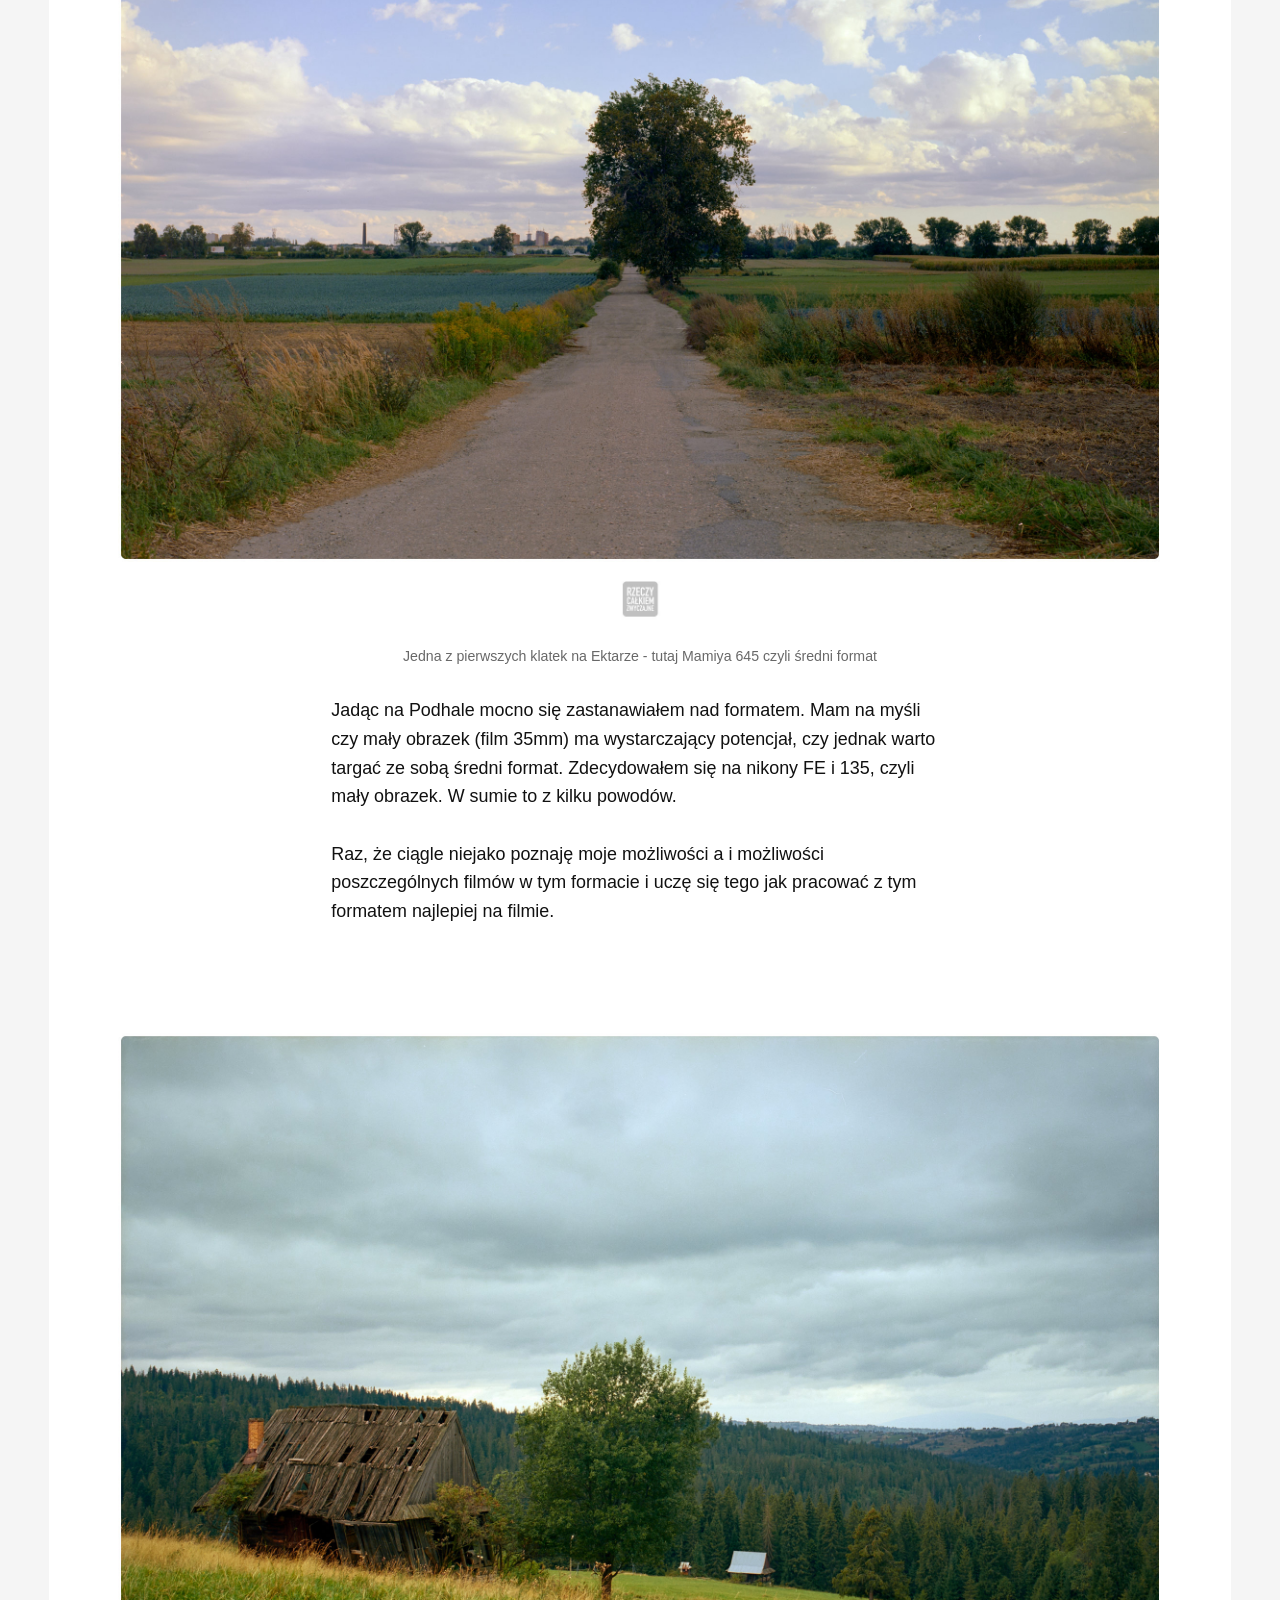
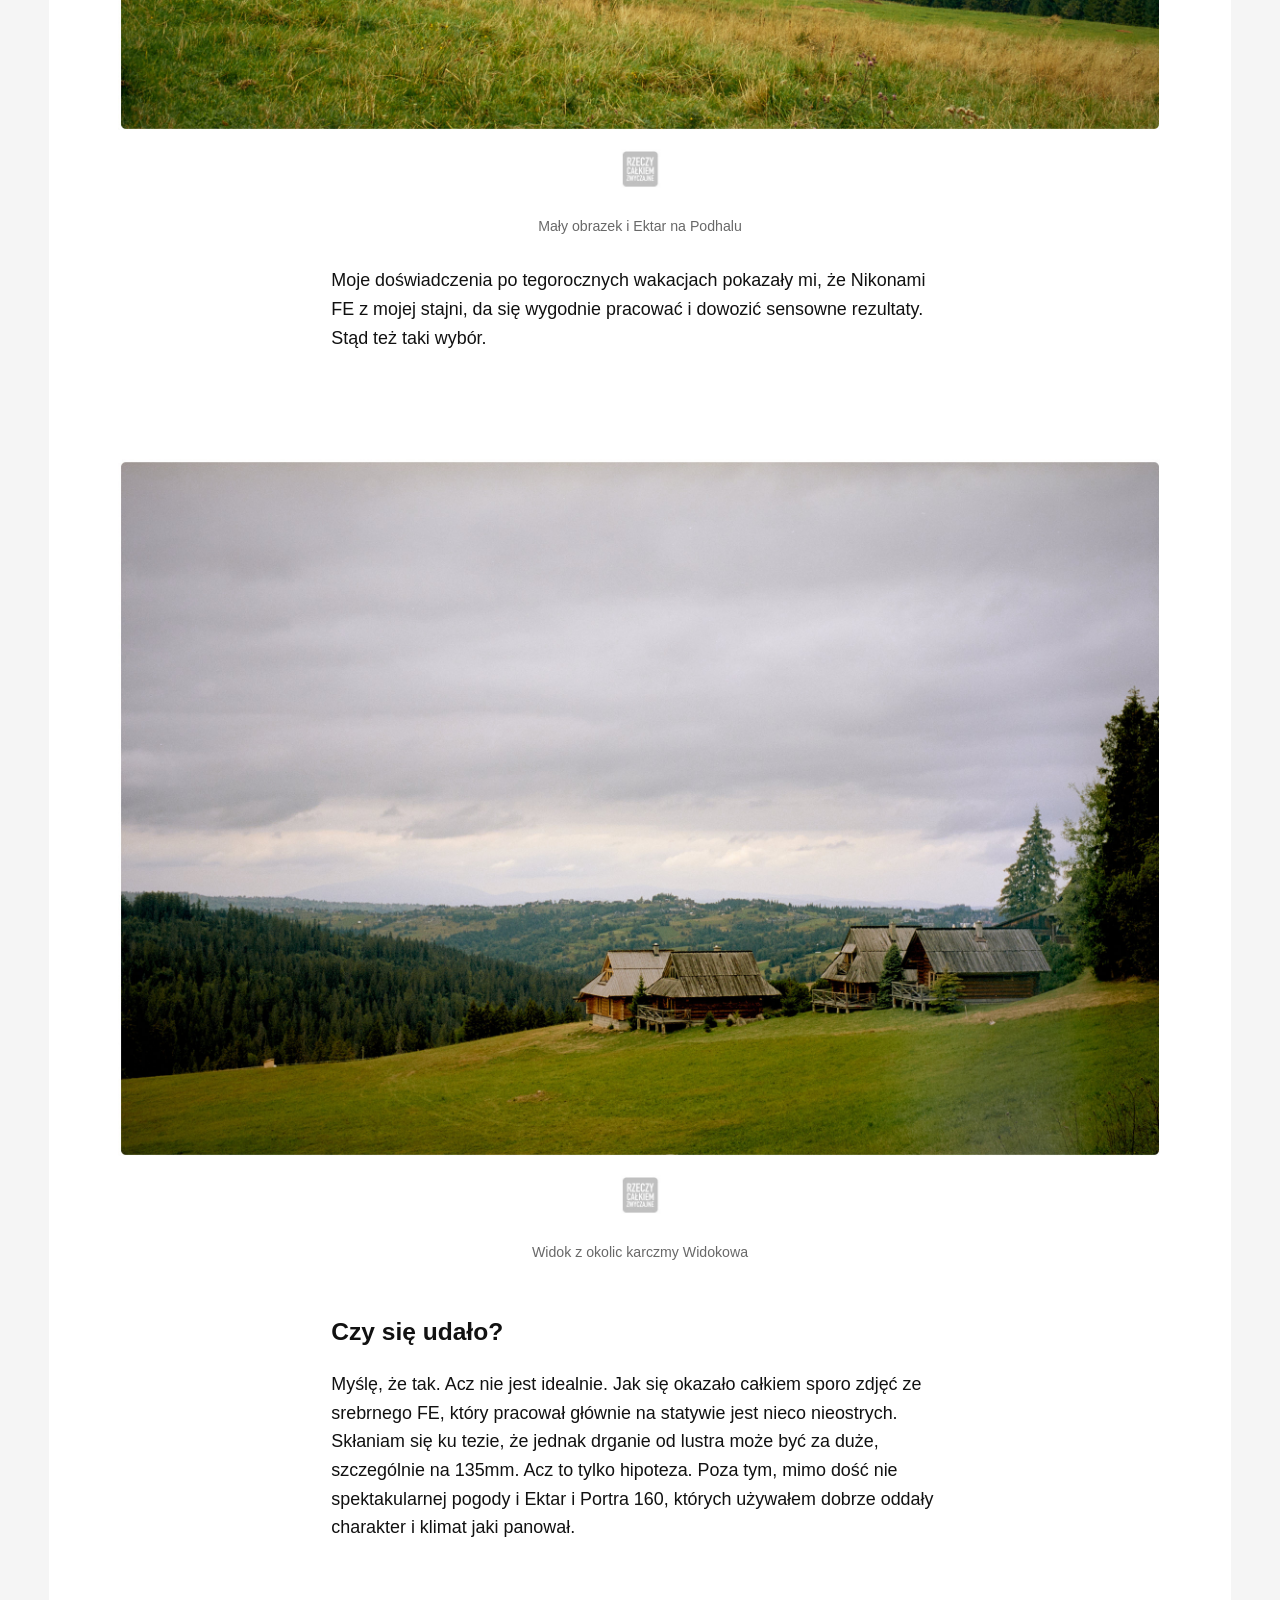
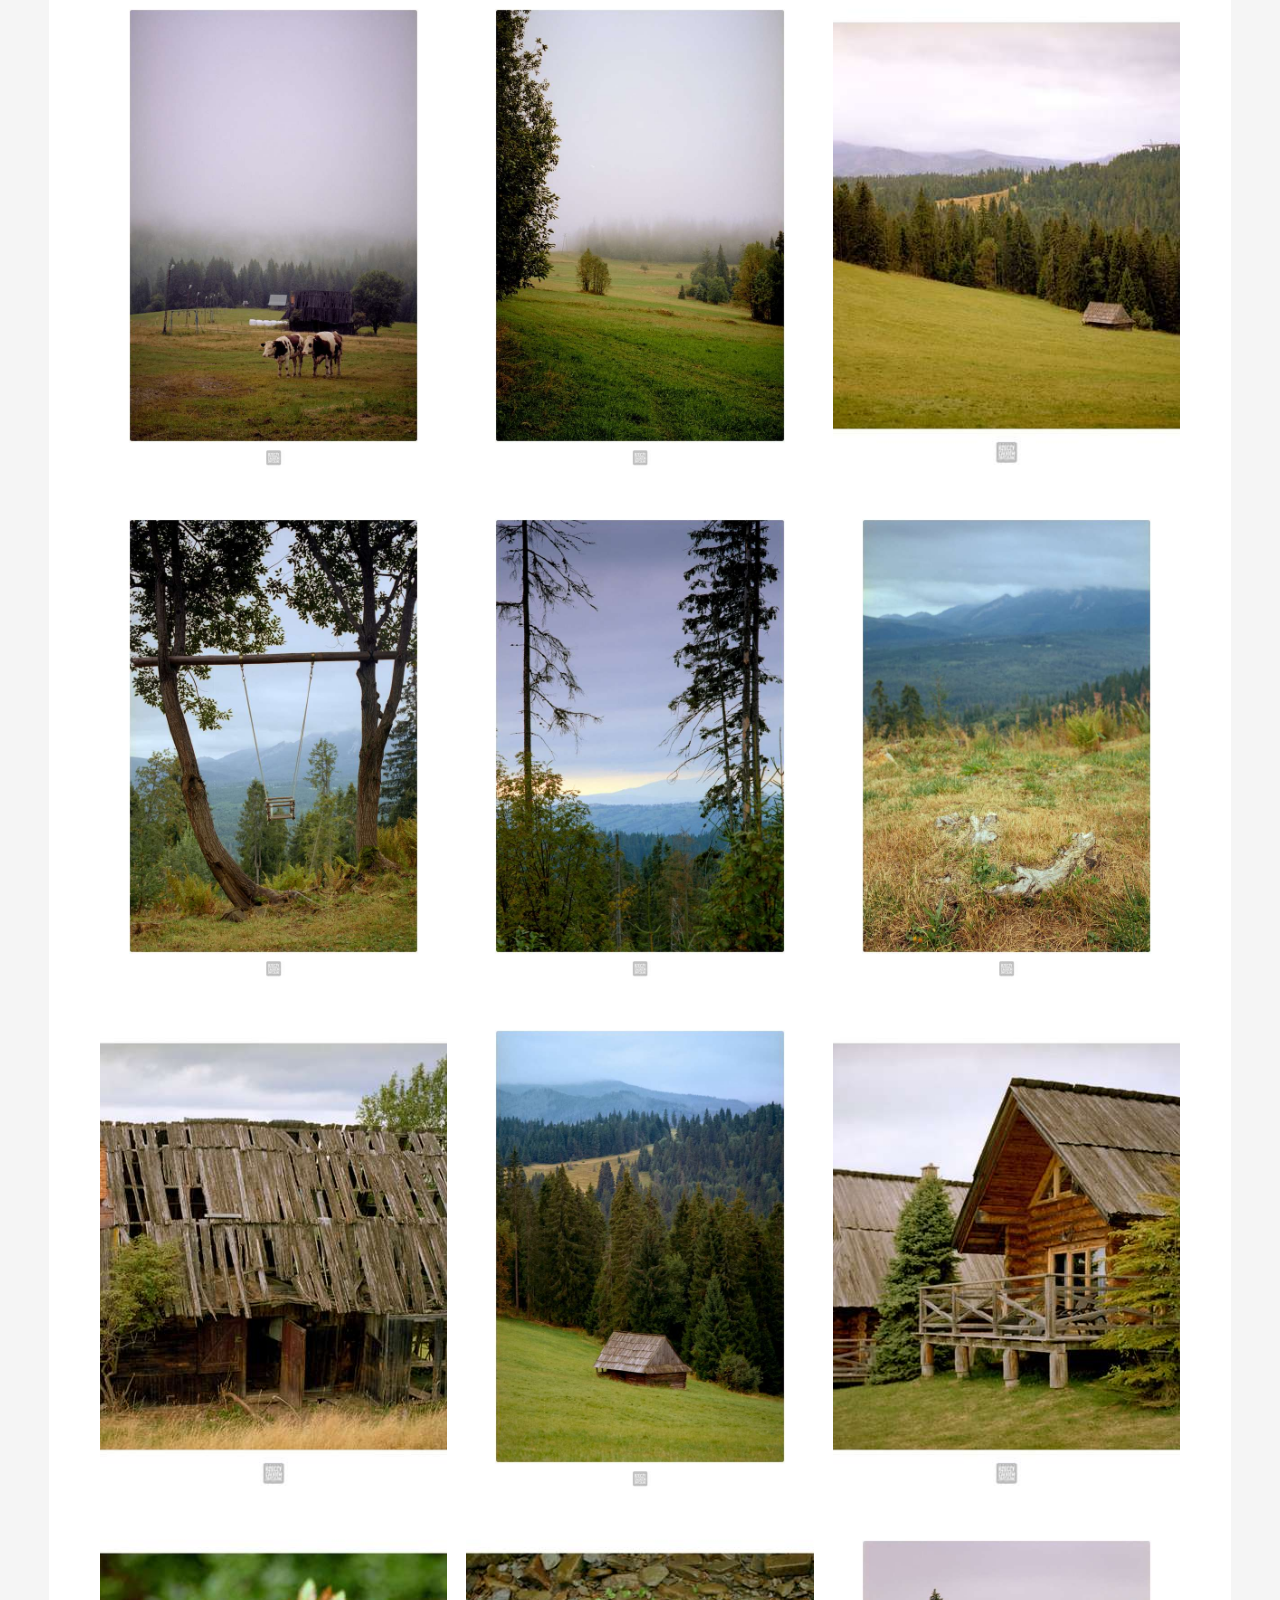
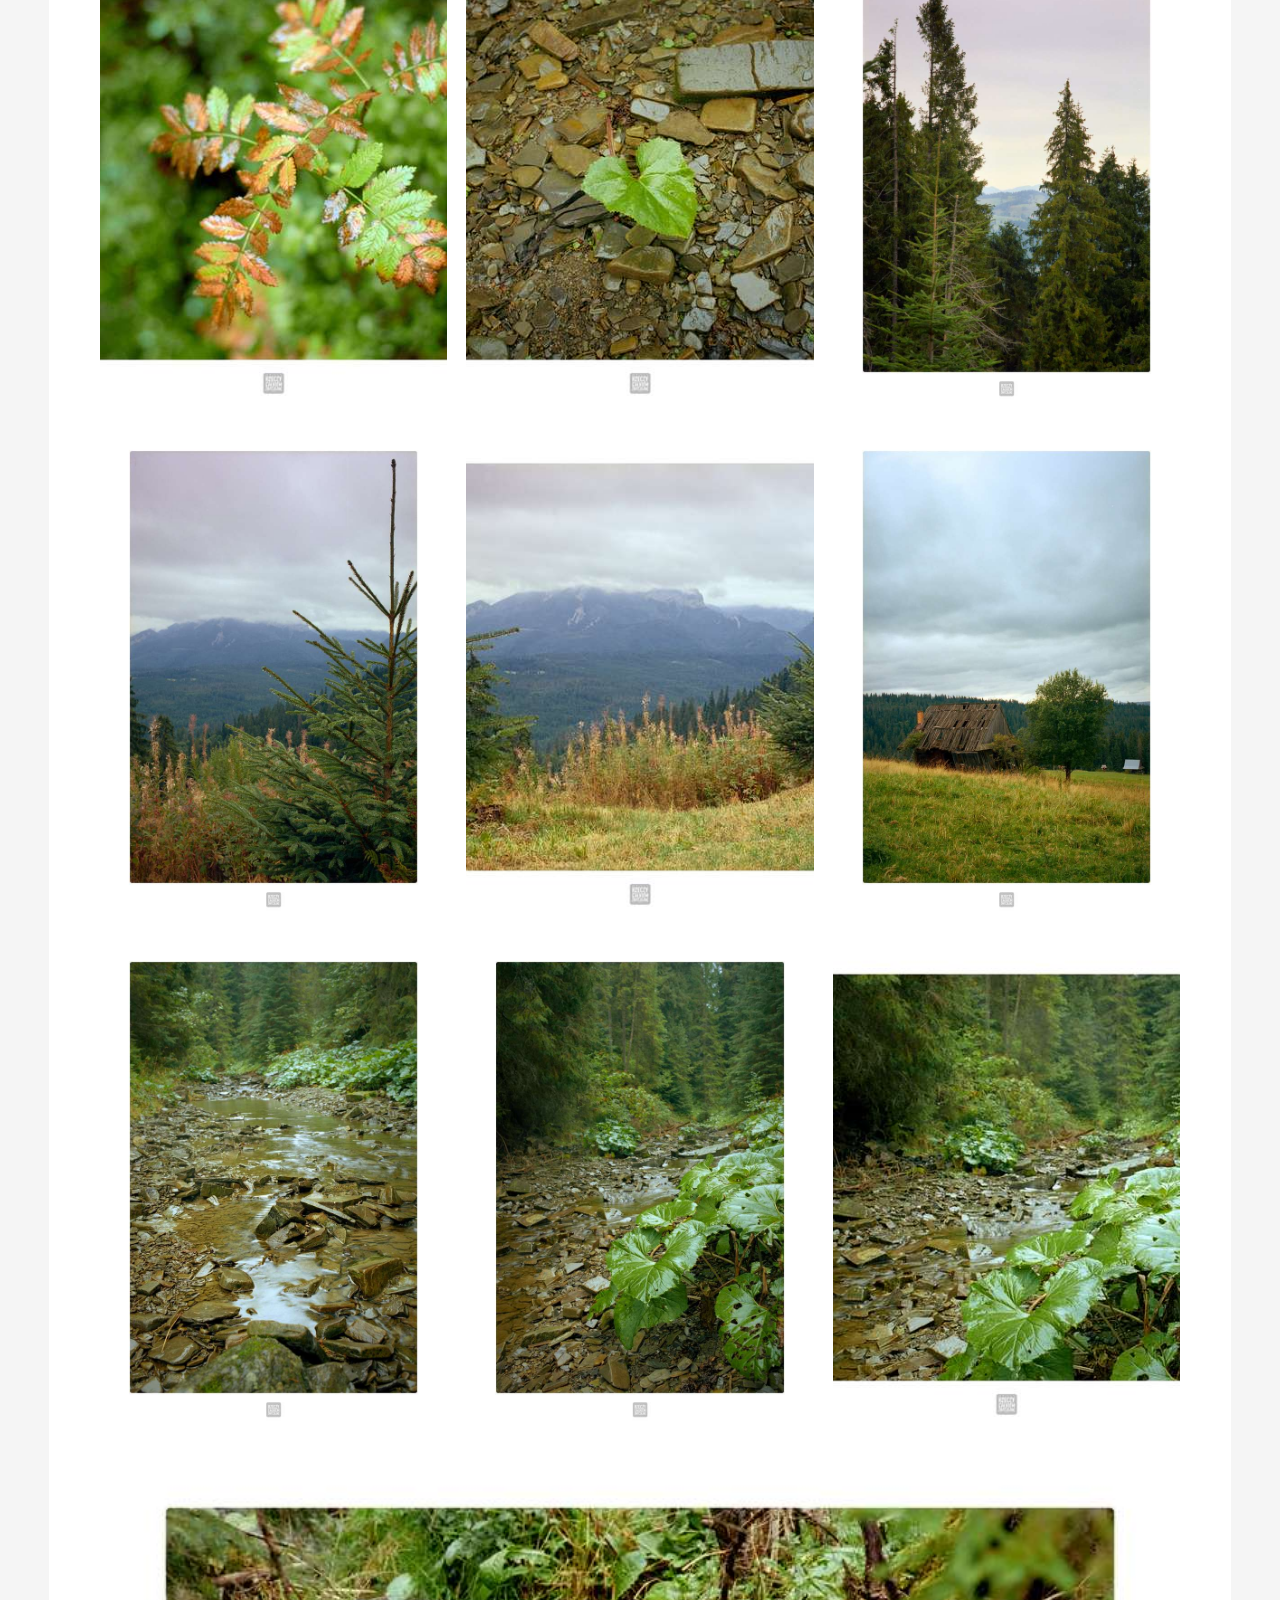
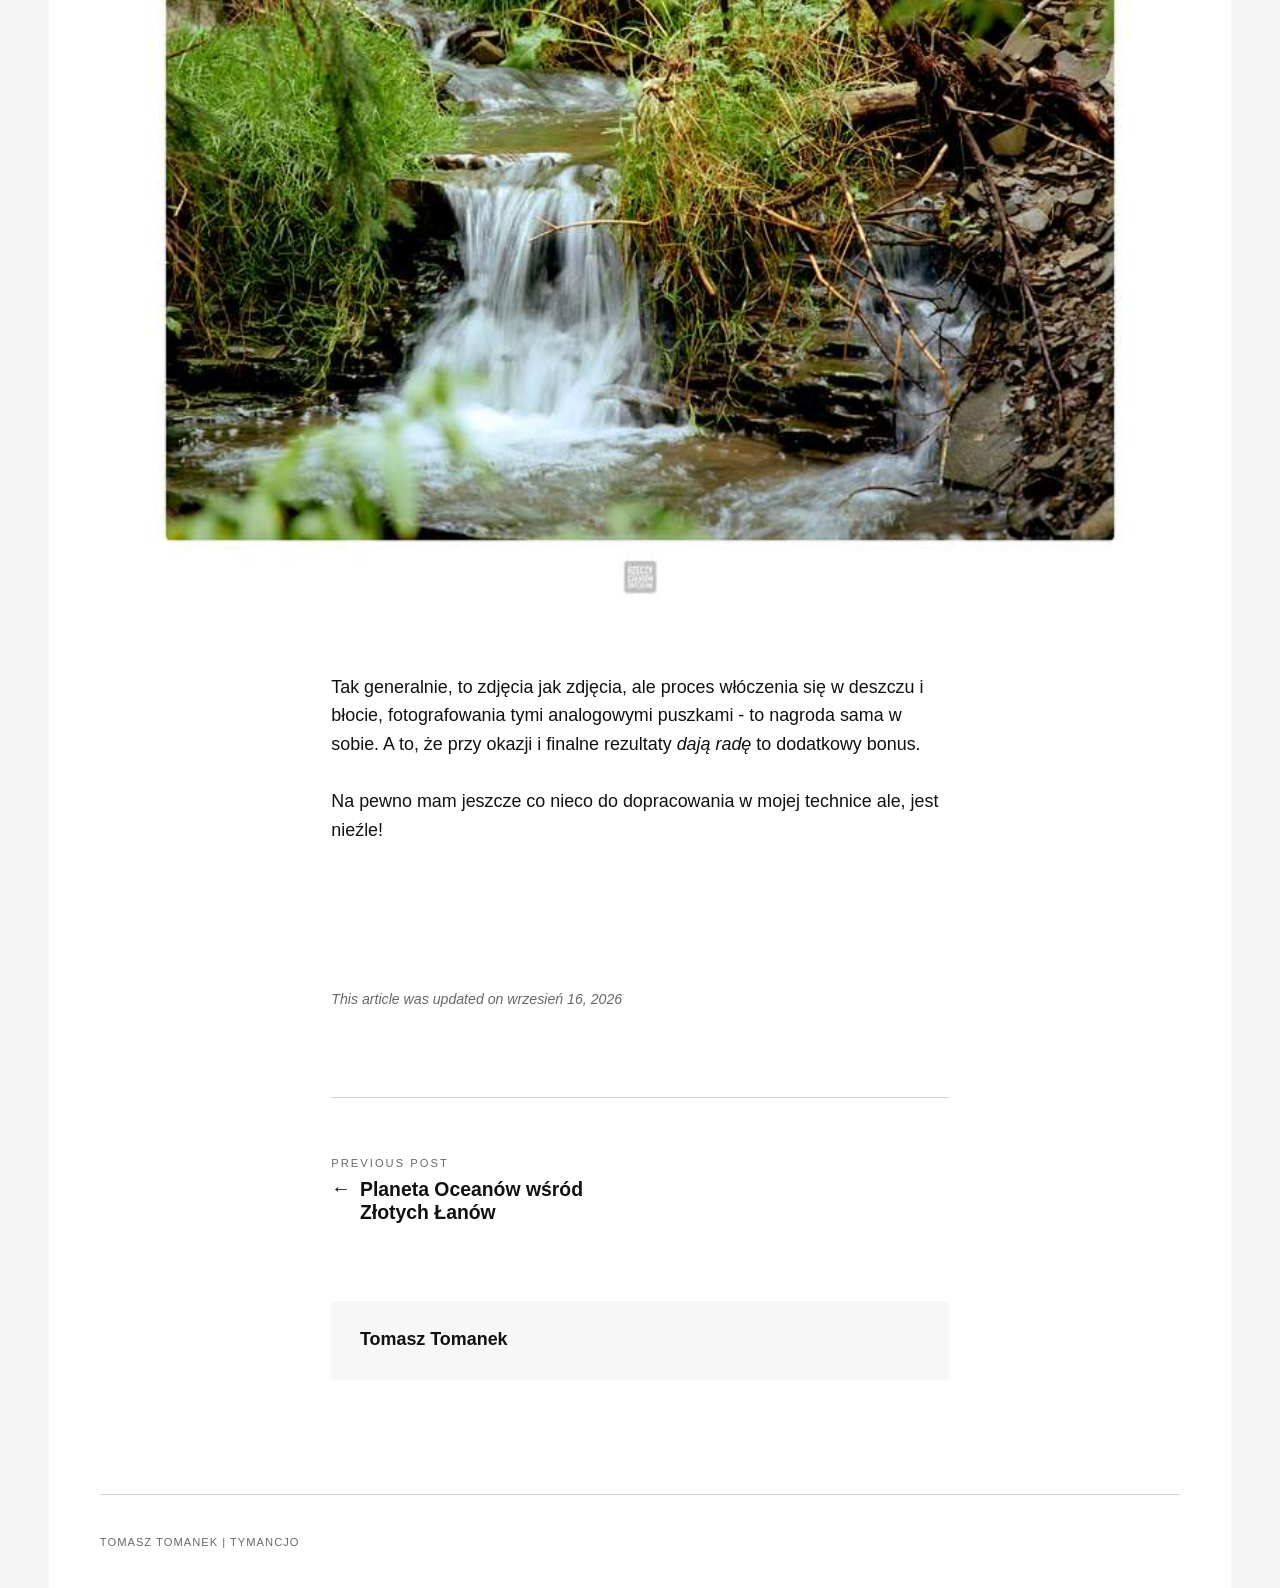
<file: podhale-analogowe-mgliste-i-blotniste.html>
<!DOCTYPE html><html lang="pl"><head><meta charset="utf-8"><meta http-equiv="X-UA-Compatible" content="IE=edge"><meta name="viewport" content="width=device-width,initial-scale=1"><title>Podhale analogowe, mgliste i błotniste - Rzeczy Całkiem Zwyczajne</title><meta name="description" content="Niedawno miałem okazję służbowo wyjechać na Podhale. I była to dla mnie&amp;hellip;"><meta name="generator" content="Publii Open-Source CMS for Static Site"><link rel="canonical" href="https://tymancjo.github.io/RCZ/podhale-analogowe-mgliste-i-blotniste.html"><link rel="alternate" type="application/atom+xml" href="https://tymancjo.github.io/RCZ/feed.xml" title="Rzeczy Całkiem Zwyczajne - RSS"><link rel="alternate" type="application/json" href="https://tymancjo.github.io/RCZ/feed.json" title="Rzeczy Całkiem Zwyczajne - JSON"><meta property="og:title" content="Podhale analogowe, mgliste i błotniste"><meta property="og:image" content="https://tymancjo.github.io/RCZ/media/posts/3/2026-09_FEa_Ektar_1091_24.jpg"><meta property="og:image:width" content="4699"><meta property="og:image:height" content="3133"><meta property="og:site_name" content="Rzeczy Całkiem Zwyczajne"><meta property="og:description" content="Niedawno miałem okazję służbowo wyjechać na Podhale. I była to dla mnie&amp;hellip;"><meta property="og:url" content="https://tymancjo.github.io/RCZ/podhale-analogowe-mgliste-i-blotniste.html"><meta property="og:type" content="article"><link rel="stylesheet" href="https://tymancjo.github.io/RCZ/assets/css/style.css?v&#x3D;2d6914cd3a4c20cd7729bf70827ae8f3"><script type="application/ld+json">{"@context":"http://schema.org","@type":"Article","mainEntityOfPage":{"@type":"WebPage","@id":"https://tymancjo.github.io/RCZ/podhale-analogowe-mgliste-i-blotniste.html"},"headline":"Podhale analogowe, mgliste i błotniste","datePublished":"2026-09-15T20:40+02:00","dateModified":"2026-09-16T09:45+02:00","image":{"@type":"ImageObject","url":"https://tymancjo.github.io/RCZ/media/posts/3/2026-09_FEa_Ektar_1091_24.jpg","height":3133,"width":4699},"description":"Niedawno miałem okazję służbowo wyjechać na Podhale. I była to dla mnie&hellip;","author":{"@type":"Person","name":"Tomasz Tomanek","url":"https://tymancjo.github.io/RCZ/authors/tomasz-tomanek/"},"publisher":{"@type":"Organization","name":"Tomasz Tomanek","logo":{"@type":"ImageObject","url":"https://tymancjo.github.io/RCZ/media/website/Artboard1.jpg","height":500,"width":1000}}}</script><noscript><style>img[loading] {
                    opacity: 1;
                }</style></noscript><link rel="stylesheet" href="https://tymancjo.github.io/RCZ/media/plugins/coreLightboxGallery/photoswipe.min.css"><style>:root {
		       	 --pswp-bg: #FFFFFF;
					 --pswp-placeholder-bg: rgba(38, 40, 44, 1);
					 --pswp-ui-bg: rgba(195,204,51,0.5);
                --pswp-ui-color: #ffffff;
                --pswp-icon-stroke-width: 1.5;
                --pswp-icon-size: 24px;
            }

				.pswp--zoomed-in .pswp__zoom-icn-bar-v {
					display: none;
				}</style></head><body class="post-template"><div class="container"><header class="header" id="js-header"><a href="https://tymancjo.github.io/RCZ/" class="logo"><img src="https://tymancjo.github.io/RCZ/media/website/Artboard1.jpg" alt="Rzeczy Całkiem Zwyczajne" width="1000" height="500"></a></header><main class="post"><article class="content wrapper"><header class="hero"><p class="content__meta">By <a href="https://tymancjo.github.io/RCZ/authors/tomasz-tomanek/" rel="author" title="Tomasz Tomanek">Tomasz Tomanek</a> Published on <time datetime="2026-09-15T20:40">wrzesień 15, 2026</time></p><h1 class="content__title">Podhale analogowe, mgliste i błotniste</h1></header><figure class="content__featured-image post__image--wide"><img src="https://tymancjo.github.io/RCZ/media/posts/3/2026-09_FEa_Ektar_1091_24.jpg" loading="eager" height="3133" width="4699" alt="Autoportret z widokiem na miejsce gdzie widać tatry"></figure><div class="content__entry"><p>Niedawno miałem okazję służbowo wyjechać na Podhale. I była to dla mnie okazja do drugiego podejścia do <em>Kodakowego</em> <em>Ektara</em> (to taki negatyw kolorowy). Moje pierwsze próby z Ekratem robiłem na średnim formacie, niejako z doskoku i nie powiem były ich efekty bardzo obiecujące.</p><figure class="post__image post__image--full"><img loading="lazy" src="https://tymancjo.github.io/RCZ/media/posts/3/2026-09_M645_Ektar_R02_13-2.jpg" alt="dfdfd" width="2460" height="1920"><figcaption>Jedna z pierwszych klatek na Ektarze - tutaj Mamiya 645 czyli średni format</figcaption></figure><p>Jadąc na Podhale mocno się zastanawiałem nad formatem. Mam na myśli czy mały obrazek (film 35mm) ma wystarczający potencjał, czy jednak warto targać ze sobą średni format. Zdecydowałem się na nikony FE i 135, czyli mały obrazek. W sumie to z kilku powodów. </p><p>Raz, że ciągle niejako poznaję moje możliwości a i możliwości poszczególnych filmów w tym formacie i uczę się tego jak pracować z tym formatem najlepiej na filmie. </p><figure class="post__image post__image--full"><img loading="lazy" src="https://tymancjo.github.io/RCZ/media/posts/3/2026-09_FEa_Ektar_1091_13.jpg" alt="" width="2460" height="1740"><figcaption>Mały obrazek i Ektar na Podhalu</figcaption></figure><p>Moje doświadczenia po tegorocznych wakacjach pokazały mi, że Nikonami FE z mojej stajni, da się wygodnie pracować i dowozić sensowne rezultaty. Stąd też taki wybór. </p><figure class="post__image post__image--full"><img loading="lazy" src="https://tymancjo.github.io/RCZ/media/posts/3/2026-09_FEb_Portra160_1090_27.jpg" alt="" width="2460" height="1740"><figcaption>Widok z okolic karczmy Widokowa</figcaption></figure><h3>Czy się udało?</h3><p>Myślę, że tak. Acz nie jest idealnie. Jak się okazało całkiem sporo zdjęć ze srebrnego FE, który pracował głównie na statywie jest nieco nieostrych. Skłaniam się ku tezie, że jednak drganie od lustra może być za duże, szczególnie na 135mm. Acz to tylko hipoteza. Poza tym, mimo dość nie spektakularnej pogody i Ektar i Portra 160, których używałem dobrze oddały charakter i klimat jaki panował. </p><div class="gallery-wrapper gallery-wrapper--wide"><div class="gallery" data-is-empty="false" data-translation="Add images" data-columns="3"><figure class="gallery__item"><a href="https://tymancjo.github.io/RCZ/media/posts/3/gallery/2026-09_FEb_Portra160_1090_38.jpg" data-pswp-width="1740" data-pswp-height="2460"><img loading="lazy" src="https://tymancjo.github.io/RCZ/media/posts/3/gallery/2026-09_FEb_Portra160_1090_38-thumbnail.jpg" alt="" width="768" height="1086"></a></figure><figure class="gallery__item"><a href="https://tymancjo.github.io/RCZ/media/posts/3/gallery/2026-09_FEb_Portra160_1090_33.jpg" data-pswp-width="1740" data-pswp-height="2460"><img loading="lazy" src="https://tymancjo.github.io/RCZ/media/posts/3/gallery/2026-09_FEb_Portra160_1090_33-thumbnail.jpg" alt="" width="768" height="1086"></a></figure><figure class="gallery__item"><a href="https://tymancjo.github.io/RCZ/media/posts/3/gallery/2026-09_FEb_Portra160_1090_26.jpg" data-pswp-width="2460" data-pswp-height="1740"><img loading="lazy" src="https://tymancjo.github.io/RCZ/media/posts/3/gallery/2026-09_FEb_Portra160_1090_26-thumbnail.jpg" alt="" width="768" height="543"></a></figure><figure class="gallery__item"><a href="https://tymancjo.github.io/RCZ/media/posts/3/gallery/2026-09_FEa_Ektar_1091_23.jpg" data-pswp-width="1740" data-pswp-height="2460"><img loading="lazy" src="https://tymancjo.github.io/RCZ/media/posts/3/gallery/2026-09_FEa_Ektar_1091_23-thumbnail.jpg" alt="" width="768" height="1086"></a></figure><figure class="gallery__item"><a href="https://tymancjo.github.io/RCZ/media/posts/3/gallery/2026-09_FEa_Ektar_1091_29.jpg" data-pswp-width="1740" data-pswp-height="2460"><img loading="lazy" src="https://tymancjo.github.io/RCZ/media/posts/3/gallery/2026-09_FEa_Ektar_1091_29-thumbnail.jpg" alt="" width="768" height="1086"></a></figure><figure class="gallery__item"><a href="https://tymancjo.github.io/RCZ/media/posts/3/gallery/2026-09_FEa_Ektar_1091_25.jpg" data-pswp-width="1740" data-pswp-height="2460"><img loading="lazy" src="https://tymancjo.github.io/RCZ/media/posts/3/gallery/2026-09_FEa_Ektar_1091_25-thumbnail.jpg" alt="" width="768" height="1086"></a></figure><figure class="gallery__item"><a href="https://tymancjo.github.io/RCZ/media/posts/3/gallery/2026-09_FEb_Portra160_1090_22.jpg" data-pswp-width="2460" data-pswp-height="1740"><img loading="lazy" src="https://tymancjo.github.io/RCZ/media/posts/3/gallery/2026-09_FEb_Portra160_1090_22-thumbnail.jpg" alt="" width="768" height="543"></a></figure><figure class="gallery__item"><a href="https://tymancjo.github.io/RCZ/media/posts/3/gallery/2026-09_FEa_Ektar_1091_17.jpg" data-pswp-width="1740" data-pswp-height="2460"><img loading="lazy" src="https://tymancjo.github.io/RCZ/media/posts/3/gallery/2026-09_FEa_Ektar_1091_17-thumbnail.jpg" alt="" width="768" height="1086"></a></figure><figure class="gallery__item"><a href="https://tymancjo.github.io/RCZ/media/posts/3/gallery/2026-09_FEb_Portra160_1090_25.jpg" data-pswp-width="2460" data-pswp-height="1740"><img loading="lazy" src="https://tymancjo.github.io/RCZ/media/posts/3/gallery/2026-09_FEb_Portra160_1090_25-thumbnail.jpg" alt="" width="768" height="543"></a></figure><figure class="gallery__item"><a href="https://tymancjo.github.io/RCZ/media/posts/3/gallery/2026-09_FEb_Portra160_1090_35.jpg" data-pswp-width="2460" data-pswp-height="1740"><img loading="lazy" src="https://tymancjo.github.io/RCZ/media/posts/3/gallery/2026-09_FEb_Portra160_1090_35-thumbnail.jpg" alt="" width="768" height="543"></a></figure><figure class="gallery__item"><a href="https://tymancjo.github.io/RCZ/media/posts/3/gallery/2026-09_FEa_Ektar_1091_38.jpg" data-pswp-width="2460" data-pswp-height="1740"><img loading="lazy" src="https://tymancjo.github.io/RCZ/media/posts/3/gallery/2026-09_FEa_Ektar_1091_38-thumbnail.jpg" alt="" width="768" height="543"></a></figure><figure class="gallery__item"><a href="https://tymancjo.github.io/RCZ/media/posts/3/gallery/2026-09_FEa_Ektar_1091_28.jpg" data-pswp-width="1740" data-pswp-height="2460"><img loading="lazy" src="https://tymancjo.github.io/RCZ/media/posts/3/gallery/2026-09_FEa_Ektar_1091_28-thumbnail.jpg" alt="" width="768" height="1086"></a></figure><figure class="gallery__item"><a href="https://tymancjo.github.io/RCZ/media/posts/3/gallery/2026-09_FEa_Ektar_1091_21.jpg" data-pswp-width="1740" data-pswp-height="2460"><img loading="lazy" src="https://tymancjo.github.io/RCZ/media/posts/3/gallery/2026-09_FEa_Ektar_1091_21-thumbnail.jpg" alt="" width="768" height="1086"></a></figure><figure class="gallery__item"><a href="https://tymancjo.github.io/RCZ/media/posts/3/gallery/2026-09_FEa_Ektar_1091_20.jpg" data-pswp-width="2460" data-pswp-height="1740"><img loading="lazy" src="https://tymancjo.github.io/RCZ/media/posts/3/gallery/2026-09_FEa_Ektar_1091_20-thumbnail.jpg" alt="" width="768" height="543"></a></figure><figure class="gallery__item"><a href="https://tymancjo.github.io/RCZ/media/posts/3/gallery/2026-09_FEa_Ektar_1091_14.jpg" data-pswp-width="1740" data-pswp-height="2460"><img loading="lazy" src="https://tymancjo.github.io/RCZ/media/posts/3/gallery/2026-09_FEa_Ektar_1091_14-thumbnail.jpg" alt="" width="768" height="1086"></a></figure><figure class="gallery__item"><a href="https://tymancjo.github.io/RCZ/media/posts/3/gallery/2026-09_FEa_Ektar_1091_35.jpg" data-pswp-width="1740" data-pswp-height="2460"><img loading="lazy" src="https://tymancjo.github.io/RCZ/media/posts/3/gallery/2026-09_FEa_Ektar_1091_35-thumbnail.jpg" alt="" width="768" height="1086"></a></figure><figure class="gallery__item"><a href="https://tymancjo.github.io/RCZ/media/posts/3/gallery/2026-09_FEa_Ektar_1091_36.jpg" data-pswp-width="1740" data-pswp-height="2460"><img loading="lazy" src="https://tymancjo.github.io/RCZ/media/posts/3/gallery/2026-09_FEa_Ektar_1091_36-thumbnail.jpg" alt="" width="768" height="1086"></a></figure><figure class="gallery__item"><a href="https://tymancjo.github.io/RCZ/media/posts/3/gallery/2026-09_FEa_Ektar_1091_37.jpg" data-pswp-width="2460" data-pswp-height="1740"><img loading="lazy" src="https://tymancjo.github.io/RCZ/media/posts/3/gallery/2026-09_FEa_Ektar_1091_37-thumbnail.jpg" alt="" width="768" height="543"></a></figure><figure class="gallery__item"><a href="https://tymancjo.github.io/RCZ/media/posts/3/gallery/2026-09_FEa_Ektar_1091_08.jpg" data-pswp-width="2460" data-pswp-height="1740"><img loading="lazy" src="https://tymancjo.github.io/RCZ/media/posts/3/gallery/2026-09_FEa_Ektar_1091_08-thumbnail.jpg" alt="" width="768" height="543"></a></figure></div></div><p>Tak generalnie, to zdjęcia jak zdjęcia, ale proces włóczenia się w deszczu i błocie, fotografowania tymi analogowymi puszkami - to nagroda sama w sobie. A to, że przy okazji i finalne rezultaty <em>dają radę</em> to dodatkowy bonus. </p><p>Na pewno mam jeszcze co nieco do dopracowania w mojej technice ale, jest nieźle!</p><p> </p><p> </p></div><footer class="content__footer"><div class="content__last-updated">This article was updated on wrzesień 16, 2026</div><div class="content__footer__col"><div class="content__share"></div></div><nav class="content__nav"><div class="content__nav__prev">Previous Post<h5><a href="https://tymancjo.github.io/RCZ/planeta-oceanow-wsrod-zlotych-lanow.html" class="invert" rel="prev">Planeta Oceanów wśród Złotych Łanów</a></h5></div></nav><div class="content__bio"><div><h3><a href="https://tymancjo.github.io/RCZ/authors/tomasz-tomanek/" class="invert" title="Tomasz Tomanek">Tomasz Tomanek</a></h3></div></div></footer></article></main><footer class="footer"><div class="footer__copyright">Tomasz Tomanek | TymancjO</div><div class="footer__social"><a href="https://www.facebook.com/tomasz.tomanek" class="facebook" aria-label="Facebook"><svg class="icon"><use xlink:href="https://tymancjo.github.io/RCZ/assets/svg/svg-map.svg#facebook"/></svg> </a><a href="https://www.instagram.com/tomasz.tomanek/" class="instagram" aria-label="Instagram"><svg class="icon"><use xlink:href="https://tymancjo.github.io/RCZ/assets/svg/svg-map.svg#instagram"/></svg> </a><a href="https://www.youtube.com/@Tomek.o.zegarkach" class="youtube" aria-label="Youtube"><svg class="icon"><use xlink:href="https://tymancjo.github.io/RCZ/assets/svg/svg-map.svg#youtube"/></svg></a></div></footer></div><script defer="defer" src="https://tymancjo.github.io/RCZ/assets/js/scripts.min.js?v&#x3D;1762f7ab131e33a4eb8fb224822de245"></script><script>window.publiiThemeMenuConfig={mobileMenuMode:'sidebar',animationSpeed:300,submenuWidth: 'auto',doubleClickTime:500,mobileMenuExpandableSubmenus:true,relatedContainerForOverlayMenuSelector:'.navbar'};</script><script>/*<![CDATA[*/var images=document.querySelectorAll("img[loading]");for(var i=0;i<images.length;i++){if(images[i].complete){images[i].classList.add("is-loaded")}else{images[i].addEventListener("load",function(){this.classList.add("is-loaded")},false)}};/*]]>*/</script><script type="module">import PhotoSwipeLightbox from "https://tymancjo.github.io/RCZ/media/plugins/coreLightboxGallery/photoswipe-lightbox.esm.min.js";
				 const galleries = document.querySelectorAll('.gallery');
				 galleries.forEach(gallery => {
					  const lightboxOptions = {"children":"figure","mainClass":"pswp--custom-bg","showHideAnimationType":"zoom","showAnimationDuration":333,"hideAnimationDuration":333,"easing":"cubic-bezier(.4,0,.22,1)","initialZoomLevel":"fit","secondaryZoomLevel":"fill","imageClickAction":"zoom-or-close","spacing":0.1,"loop":true,"wheelToZoom":false,"escKey":true,"arrowKeys":true,"padding":{"top":0,"bottom":0,"left":0,"right":0},"arrowPrev":true,"arrowNext":true,"close":true,"zoom":true,"counter":true,"preload":[1,2],"bgOpacity":1,"closeTitle":"Close","zoomTitle":"Zoom","arrowPrevTitle":"Previous","arrowNextTitle":"Next","errorMsg":"The image cannot be loaded","indexIndicatorSep":" / ","arrowPrevSVG":"\u003Csvg viewBox=\"0 0 24 24\" stroke=\"currentColor\" stroke-linecap=\"round\" stroke-linejoin=\"round\" fill=\"none\" class=\"pswp__icn\" aria-hidden=\"true\"\u003E\u003Cpath d=\"M21 12L3 12M3 12L11.5 3.5M3 12L11.5 20.5\"\u003E\u003C/path\u003E\u003C/svg\u003E","arrowNextSVG":"\u003Csvg viewBox=\"0 0 24 24\" stroke=\"currentColor\" stroke-linecap=\"round\" stroke-linejoin=\"round\" fill=\"none\" class=\"pswp__icn\" aria-hidden=\"true\"\u003E\u003Cpath d=\"M21 12L3 12M3 12L11.5 3.5M3 12L11.5 20.5\"\u003E\u003C/path\u003E\u003C/svg\u003E","closeSVG":"\u003Csvg viewBox=\"0 0 24 24\" stroke=\"currentColor\" stroke-linecap=\"round\" stroke-linejoin=\"round\" fill=\"none\" class=\"pswp__icn\" aria-hidden=\"true\"\u003E\u003Cpath d=\"M6.75827 17.2426L12.0009 12M17.2435 6.75736L12.0009 12M12.0009 12L6.75827 6.75736M12.0009 12L17.2435 17.2426\"\u003E\u003C/path\u003E\u003C/svg\u003E","zoomSVG":"\u003Csvg viewBox=\"0 0 24 24\" fill=\"none\" stroke=\"currentColor\" stroke-linecap=\"round\" stroke-linejoin=\"round\" class=\"pswp__icn\" aria-hidden=\"true\"\u003E\u003Cpath d=\"M8 11H14\"\u003E\u003C/path\u003E\u003Cpath class=\"pswp__zoom-icn-bar-v\" d=\"M11 8V14\"\u003E\u003C/path\u003E\u003Cpath d=\"M17 17L21 21\"\u003E\u003C/path\u003E\u003Cpath d=\"M3 11C3 15.4183 6.58172 19 11 19C13.213 19 15.2161 18.1015 16.6644 16.6493C18.1077 15.2022 19 13.2053 19 11C19 6.58172 15.4183 3 11 3C6.58172 3 3 6.58172 3 11Z\"\u003E\u003C/path\u003E\u003C/svg\u003E"};
					  lightboxOptions.gallery = gallery;
					  lightboxOptions.pswpModule = () => import("https://tymancjo.github.io/RCZ/media/plugins/coreLightboxGallery/photoswipe.esm.min.js");
					  const lightbox = new PhotoSwipeLightbox(lightboxOptions);
					  
				 lightbox.on('uiRegister', () => {
					  
				 lightbox.pswp.ui.registerElement({
					  name: 'custom-caption',
					  order: 9,
					  isButton: false,
					  appendTo: 'root',
					  html: '',
					  onInit: (el, pswp) => {
							pswp.on('change', () => {
								 const currSlideElement = pswp.currSlide.data.element.closest('figure');
								 let captionHTML = '';
								 if (currSlideElement) {
									  const figCaption = currSlideElement.querySelector('figcaption');
									  if (figCaption) {
											captionHTML = figCaption.innerHTML;
									  } else {
											captionHTML = currSlideElement.querySelector('img')?.getAttribute('alt') || '';
									  }
								 }
								 if (captionHTML.trim()) {
									  el.innerHTML = captionHTML;
									  el.classList.remove('hidden-caption-content'); 
								 } else {
									  el.innerHTML = '';
									  el.classList.add('hidden-caption-content'); 
								 }
							});
					  }
				 });
			
				 });
			
					  
			 lightbox.on('afterInit', () => {
				  const dialog = lightbox.pswp?.element;
				  if (dialog) {
						dialog.setAttribute('aria-modal', 'true');
						dialog.setAttribute('aria-label', "Image gallery");
				  }
			 });
		
					  lightbox.init();
				 });</script></body></html>
</file>
